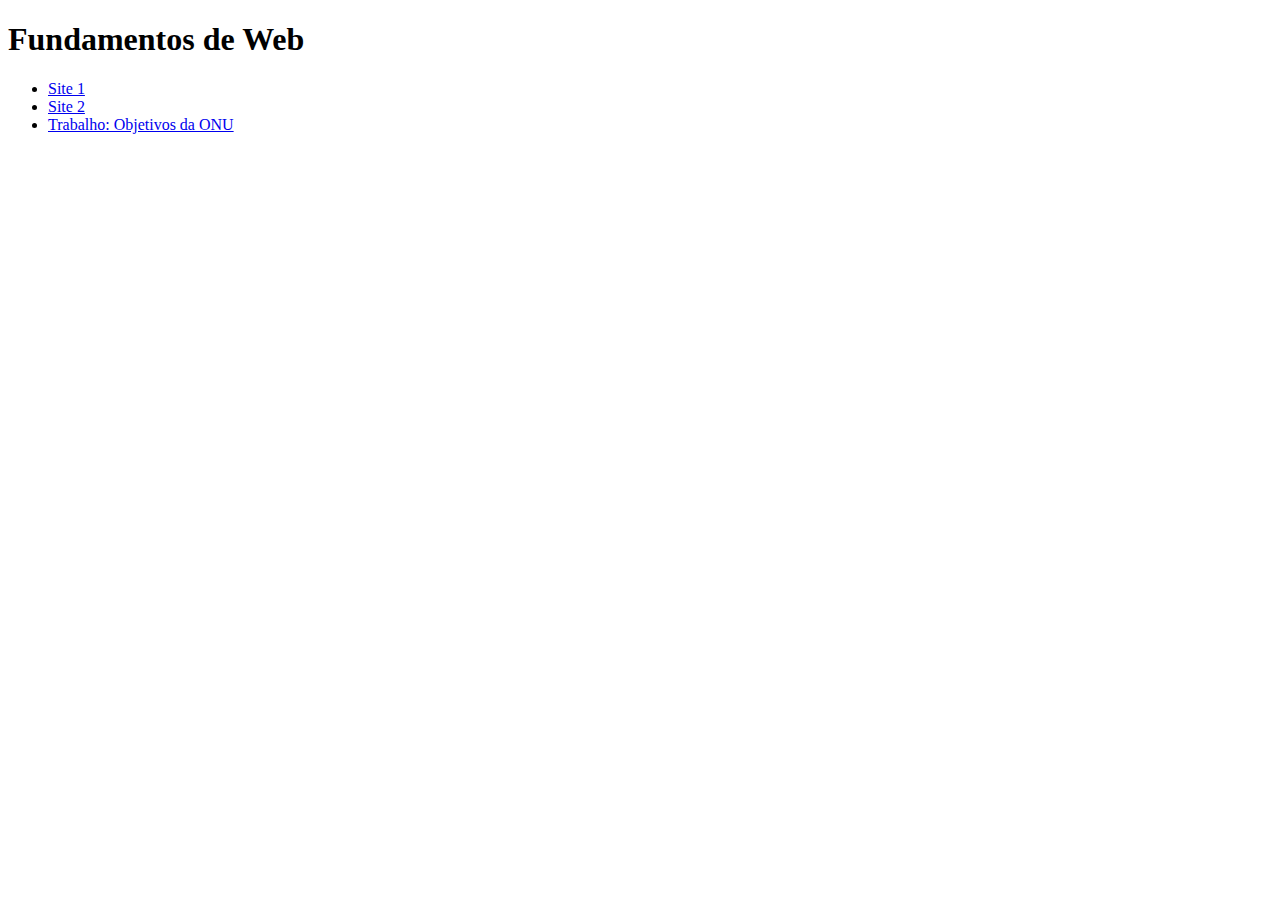
<file: index.html>
<!DOCTYPE html>

<html>
   <header>
       <meta charset="utf-8">
   </header>

   <body>
       <h1>Fundamentos de Web</h1>
       <ul>
           <li><a href="site1/index.html">Site 1</a></li>
           <li><a href="site2/index.html">Site 2</a></li>
           <li><a href="trabalho/index.html">Trabalho: Objetivos da ONU</a></li>
       </ul>
	</body>
</html>
</file>
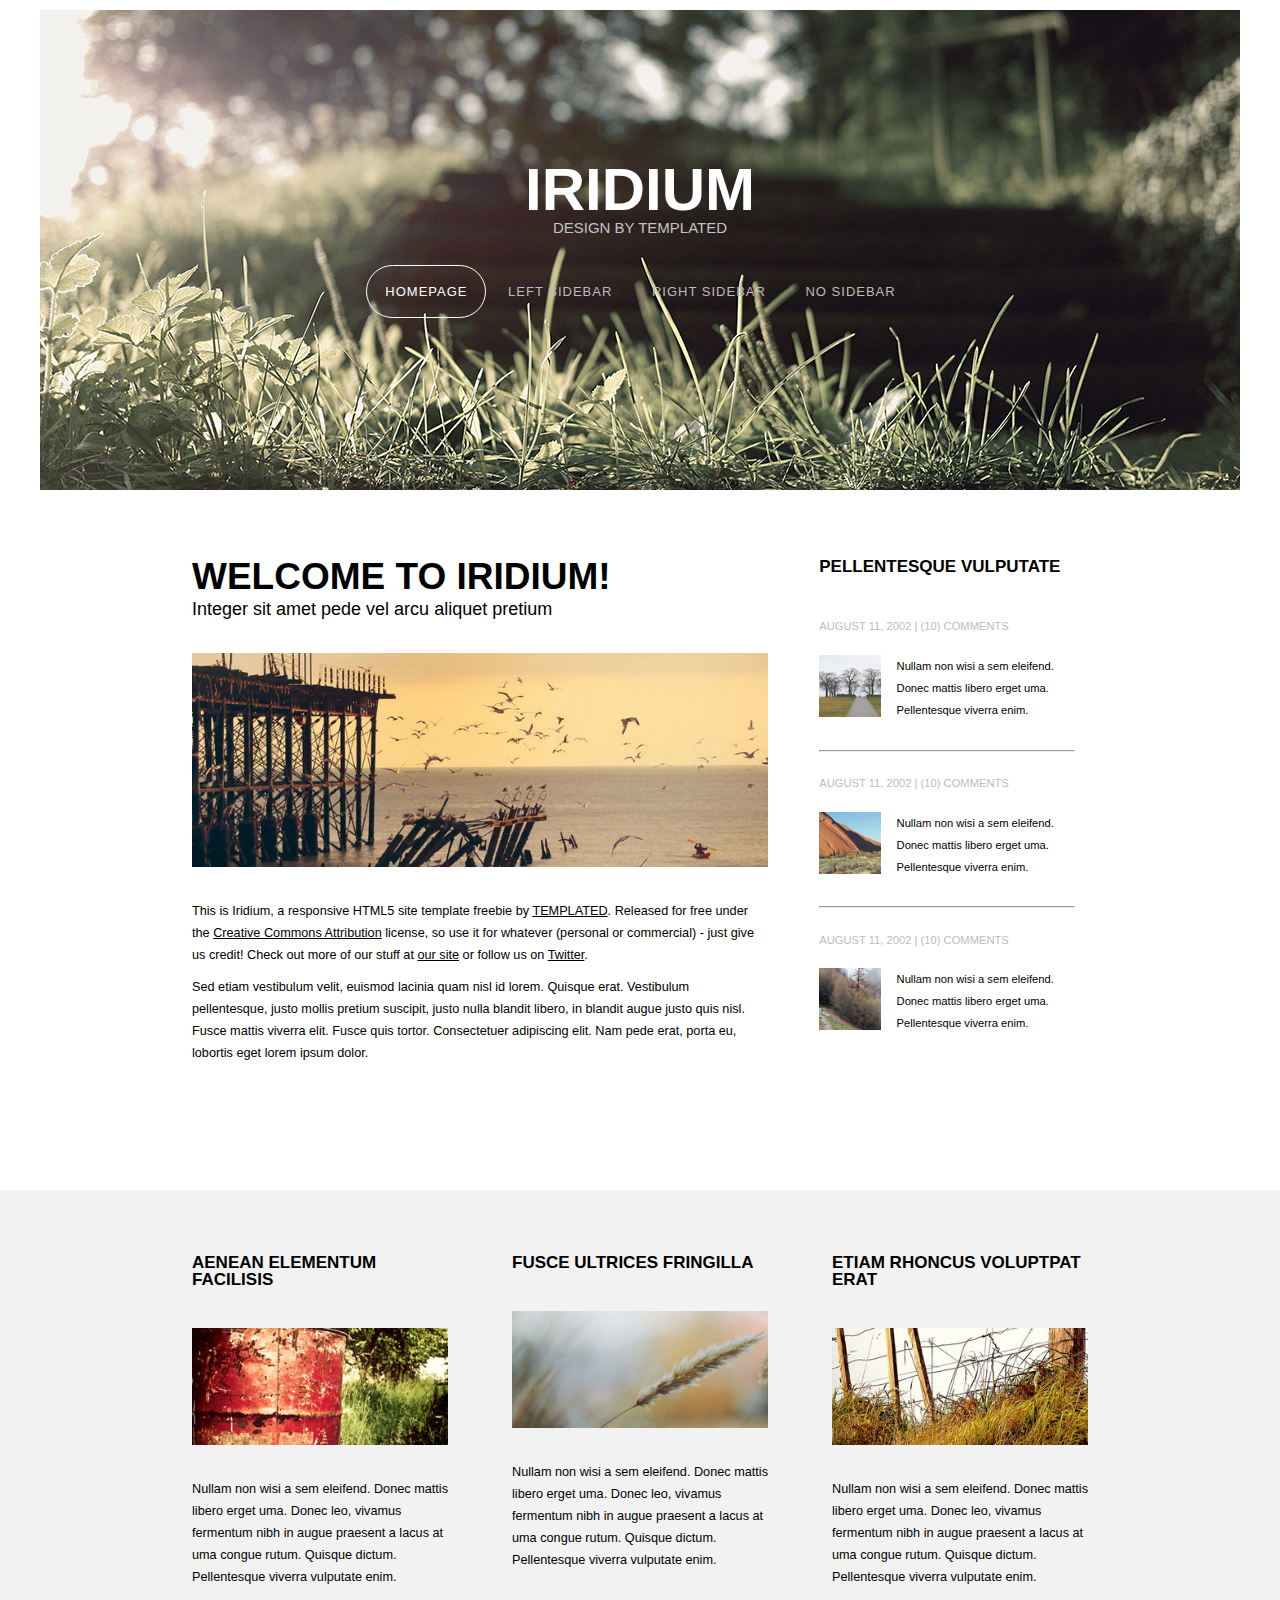
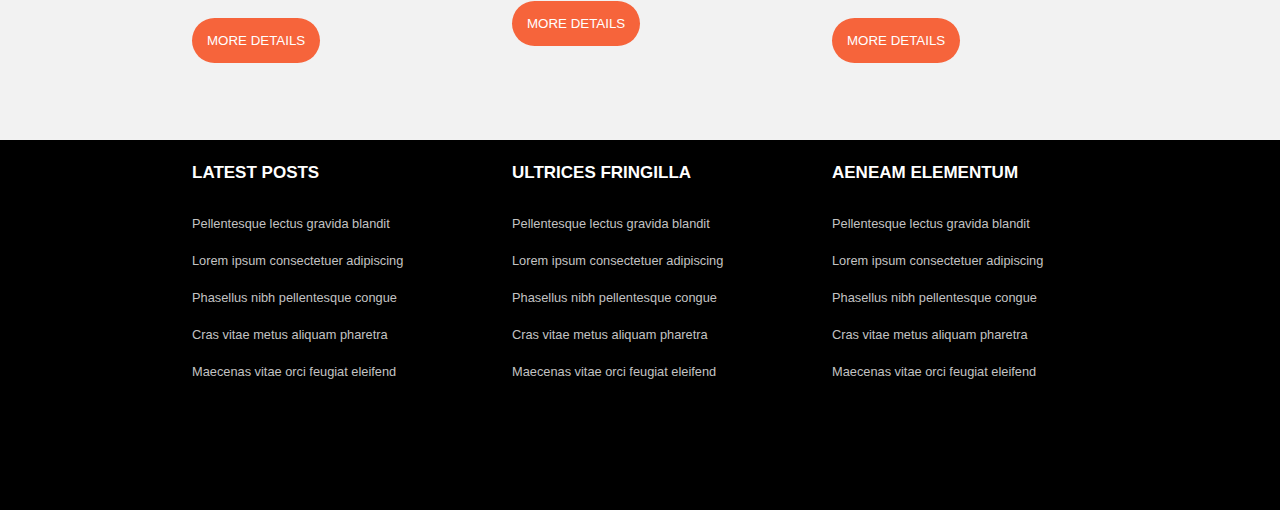
<file: site1/index.html>
<!DOCTYPE html>

<html>
	<head>
		<meta charset="utf-8">
		<link rel="stylesheet" type="text/css" href="./css/reset.css">
		<link rel="stylesheet" type="text/css" href="./css/estilo.css">
	</head>
	<body>
		<header>
			<div class="cabecalho">
				<h1>Iridium</h1>
				<h2>Design by templated</h2>
			</div>
			
			<nav class="menu">
				<ul>
					<li id="ativado"><a href="#" id="ativado2">Homepage</a></li>
					<li><a href="#">Left Sidebar</a></li>
					<li><a href="#">Right Sidebar</a></li>
					<li><a href="#">No Sidebar</a></li>
				</ul>
			</nav>
		</header>
		
		<div class="central">
			<div class="principal">
				<h3>Welcome To Iridium!</h3>
				<h4>Integer sit amet pede vel arcu aliquet pretium</h4>
				<img src="./img/pic07.jpg">
				<p>This is <b>Iridium</b>, a responsive HTML5 site template freebie by <u>TEMPLATED</u>. Released for free under the <u>Creative Commons Attribution</u> license, so use it for whatever (personal or commercial) - just give us credit! Check out more of our stuff at <u>our site</u> or follow us on <u>Twitter</u>.</p>
				<p>Sed etiam vestibulum velit, euismod lacinia quam nisl id lorem. Quisque erat. Vestibulum pellentesque, justo mollis pretium suscipit, justo nulla blandit libero, in blandit augue justo quis nisl. Fusce mattis viverra elit. Fusce quis tortor. Consectetuer adipiscing elit. Nam pede erat, porta eu, lobortis eget lorem ipsum dolor.</p>
			</div>
			<div class="lateral">
				<h5>Pellentesque vulputate</h5>
				<div>
					<p class="data-lateral">August 11, 2002 | (10) comments</p>
					<img src="./img/pic04.jpg">
					<p class="corpo-lateral">Nullam non wisi a sem eleifend. Donec mattis libero erget uma. Pellentesque viverra enim.</p>
				</div>
				<hr>
				<div>
					<p class="data-lateral">August 11, 2002 | (10) comments</p>
					<img src="./img/pic05.jpg">
					<p class="corpo-lateral">Nullam non wisi a sem eleifend. Donec mattis libero erget uma. Pellentesque viverra enim.</p>
				</div>
				<hr>
				<div>
					<p class="data-lateral">August 11, 2002 | (10) comments</p>
					<img src="./img/pic06.jpg">
					<p class="corpo-lateral">Nullam non wisi a sem eleifend. Donec mattis libero erget uma. Pellentesque viverra enim.</p>
				</div>
			</div>
		</div>
		<div class="mais">
			<div class="postagens">
				<h5>Aenean elementum facilisis</h5>
				<img src="./img/pic01.jpg">
				<p>Nullam non wisi a sem eleifend. Donec mattis libero erget uma. Donec leo, vivamus fermentum nibh in augue praesent a lacus at uma congue rutum. Quisque dictum. Pellentesque viverra vulputate enim.</p>
				<button>More details</button>
			</div>
			<div class="postagens">
				<h5>Fusce ultrices fringilla</h5>
				<img src="./img/pic02.jpg">
				<p>Nullam non wisi a sem eleifend. Donec mattis libero erget uma. Donec leo, vivamus fermentum nibh in augue praesent a lacus at uma congue rutum. Quisque dictum. Pellentesque viverra vulputate enim.</p>
				<button>More details</button>
			</div>
			<div class="postagens">
				<h5>Etiam rhoncus voluptpat erat</h5>
				<img src="./img/pic03.jpg">
				<p>Nullam non wisi a sem eleifend. Donec mattis libero erget uma. Donec leo, vivamus fermentum nibh in augue praesent a lacus at uma congue rutum. Quisque dictum. Pellentesque viverra vulputate enim.</p>
				<button>More details</button>
			</div>
		</div>
		<footer>
			<div class="informacoes">
				<h5>Latest posts</h5>
				<p>Pellentesque lectus gravida blandit</p>
				<p>Lorem ipsum consectetuer adipiscing</p>
				<p>Phasellus nibh pellentesque congue</p>
				<p>Cras vitae metus aliquam pharetra</p>
				<p>Maecenas vitae orci feugiat eleifend</p>
			</div>
			<div class="informacoes">
				<h5>Ultrices fringilla</h5>
				<p>Pellentesque lectus gravida blandit</p>
				<p>Lorem ipsum consectetuer adipiscing</p>
				<p>Phasellus nibh pellentesque congue</p>
				<p>Cras vitae metus aliquam pharetra</p>
				<p>Maecenas vitae orci feugiat eleifend</p>
			</div>
			<div class="informacoes">
				<h5>Aeneam elementum</h5>
				<p>Pellentesque lectus gravida blandit</p>
				<p>Lorem ipsum consectetuer adipiscing</p>
				<p>Phasellus nibh pellentesque congue</p>
				<p>Cras vitae metus aliquam pharetra</p>
				<p>Maecenas vitae orci feugiat eleifend</p>
			</div>
		</footer>
	</body>
</html>
</file>
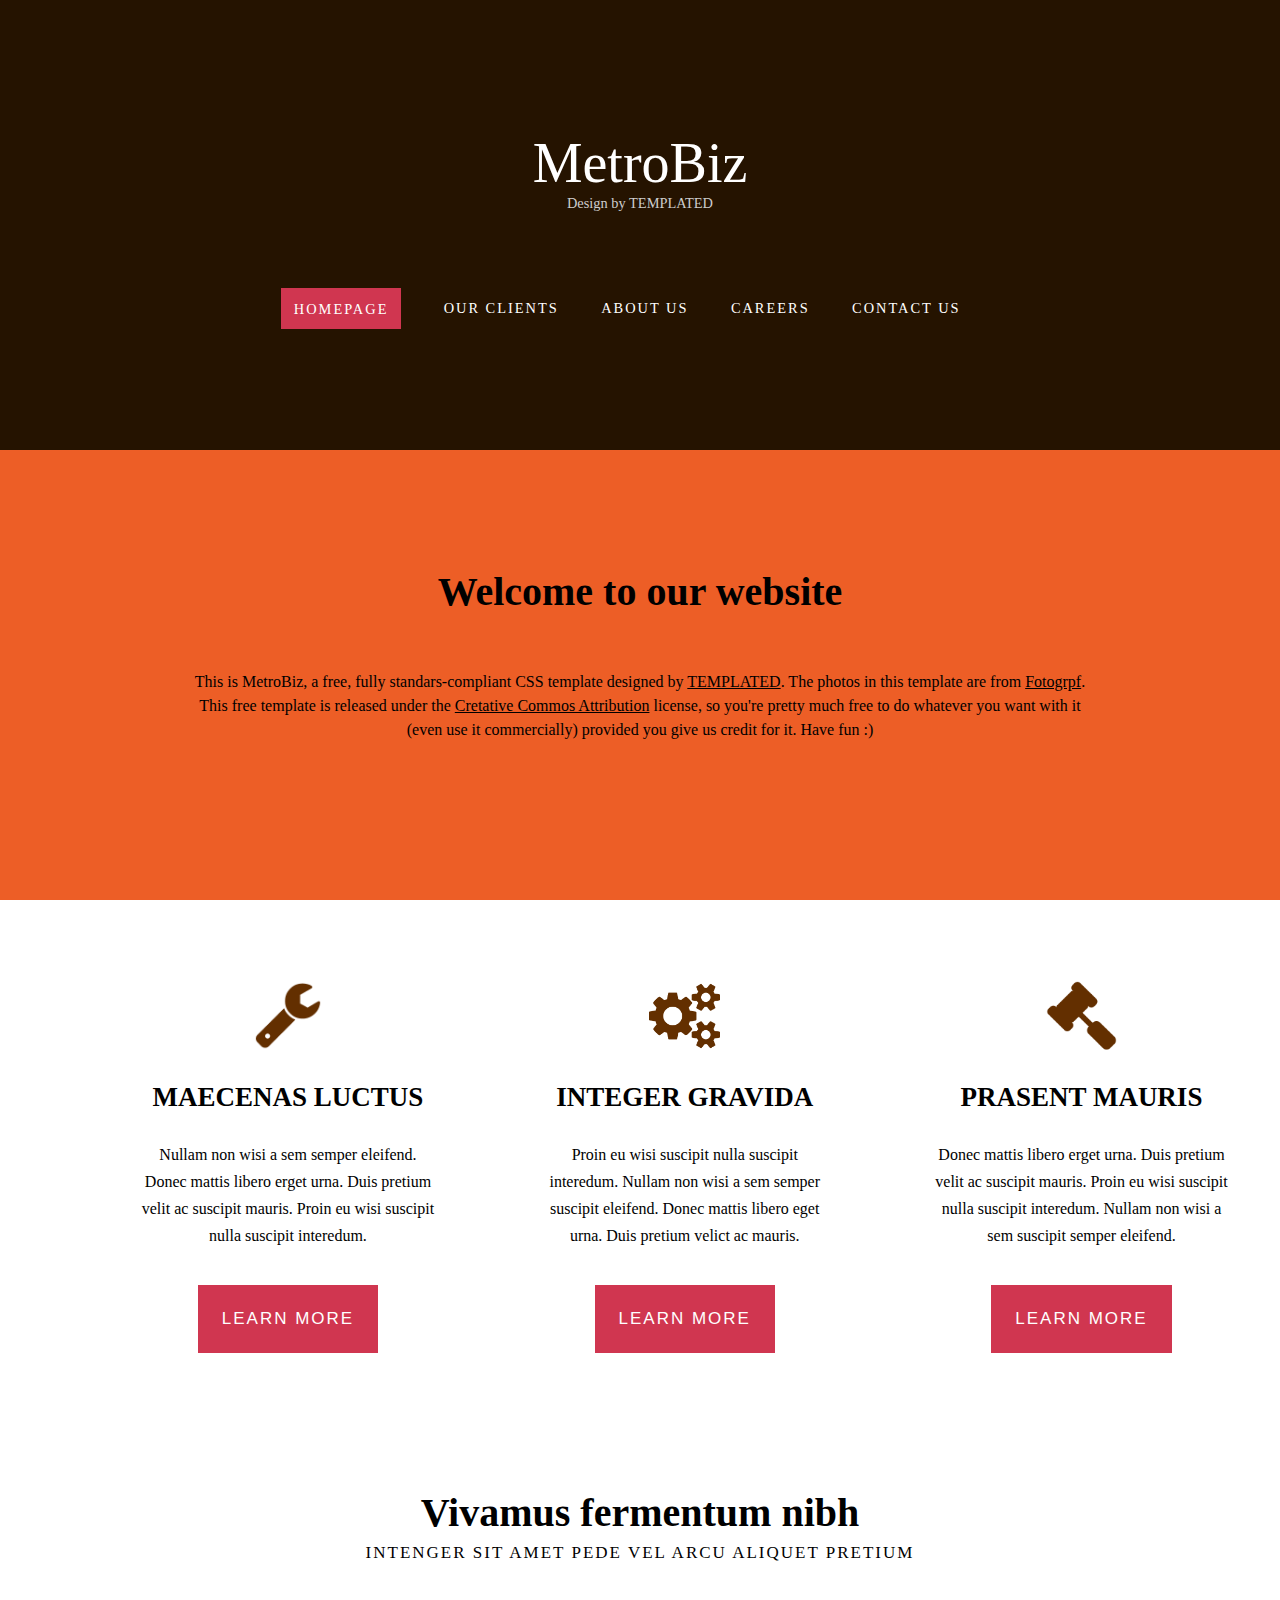
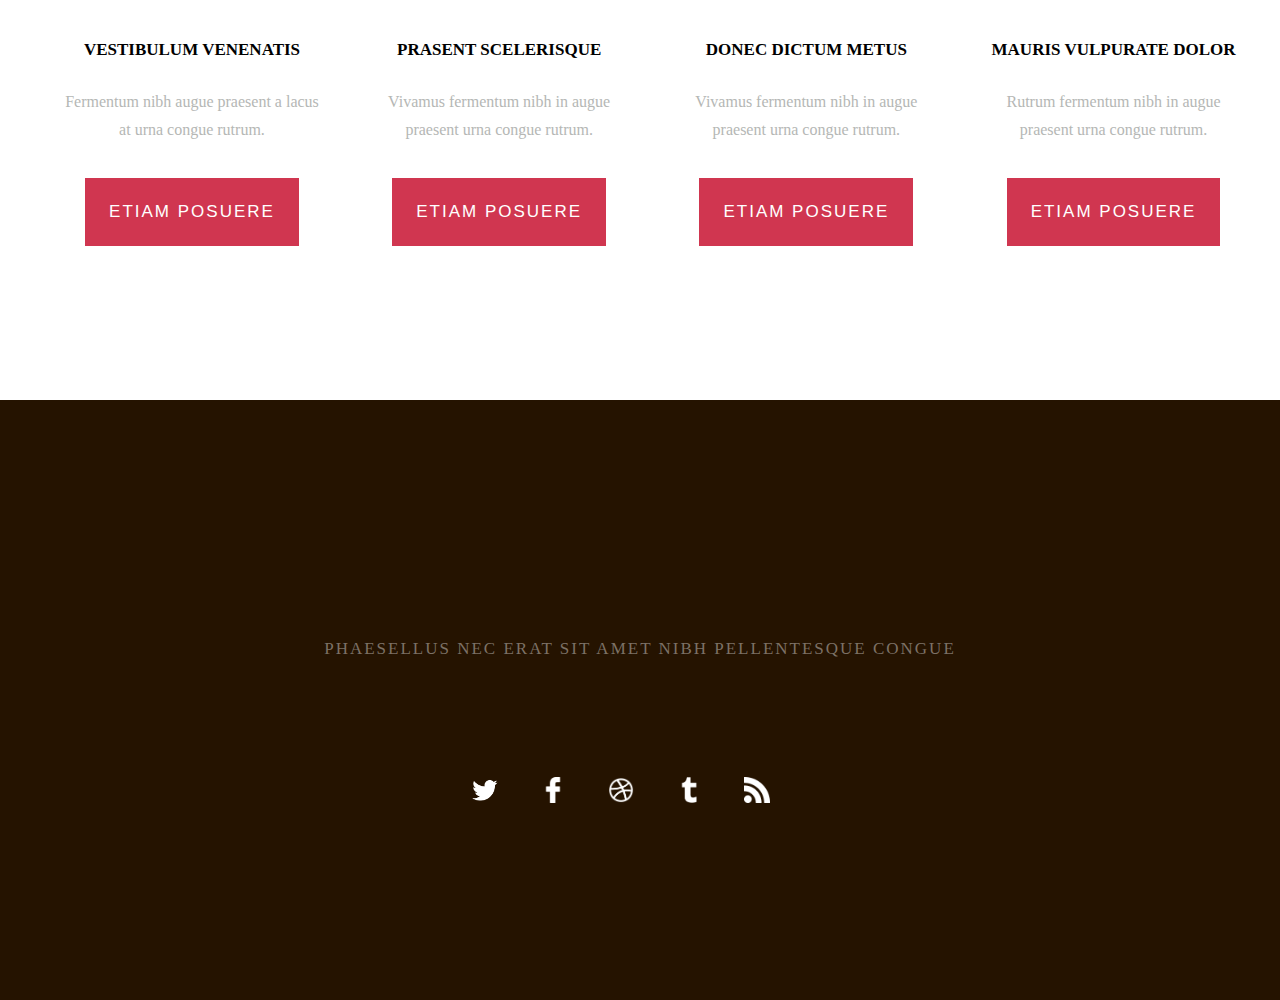
<file: site2/index.html>
<!DOCTYPE html>

<html>
	<head>
		<meta charset="utf-8">
		<link rel="stylesheet" type="text/css" href="./css/reset.css">
		<link rel="stylesheet" type="text/css" href="./css/estilo.css">
	</head>
	<body>
		<header>
			<div class="cabecalho">
				<h1>MetroBiz</h1>
				<h5>Design by TEMPLATED</h5>
			</div>
			
			<nav class="menu">
				<ul>
					<li><a href="#" id="ativado">Homepage</a></li>
					<li><a href="#">Our clients</a></li>
					<li><a href="#">About us</a></li>
					<li><a href="#">Careers</a></li>
					<li><a href="#">Contact us</a></li>
				</ul>
			</nav>
		</header>
		
		<div class="bem-vindo">
			<h2>Welcome to our website</h2>
			<p>This is <b>MetroBiz</b>, a free, fully standars-compliant CSS template designed by <u>TEMPLATED</u>. The photos in this template are from <u>Fotogrpf</u>. This free template is released under the <u>Cretative Commos Attribution</u> license, so you're pretty much free to do whatever you want with it (even use it commercially) provided you give us credit for it. Have fun :)</p>
		</div>
		<div class="mais">
			<div class="learn-more">
				<img src="./img/chave.png">
				<h3>Maecenas luctus</h3>
				<p>Nullam non wisi a sem semper eleifend. Donec mattis libero erget urna. Duis pretium velit ac suscipit mauris. Proin eu wisi suscipit nulla suscipit interedum.</p>
				<button>Learn more</button>
			</div>
			<div class="learn-more">
				<img src="./img/engrenagem.png">
				<h3>Integer gravida</h3>
				<p>Proin eu wisi suscipit nulla suscipit interedum. Nullam non wisi a sem semper suscipit eleifend. Donec mattis libero eget urna. Duis pretium velict ac mauris.</p>
				<button>Learn more</button>
			</div>
			<div class="learn-more">
				<img src="./img/martelo.png">
				<h3>Prasent mauris</h3>
				<p>Donec mattis libero erget urna. Duis pretium velit ac suscipit mauris. Proin eu wisi suscipit nulla suscipit interedum. Nullam non wisi a sem suscipit semper eleifend.</p>
				<button>Learn more</button>
			</div>
		</div>
		<div class="vivamus">
			<h2>Vivamus fermentum nibh</h2>
			<h4>Intenger sit amet pede vel arcu aliquet pretium</h4>
			<div class="etiam">
				<h5>Vestibulum venenatis</h5>
				<p>Fermentum nibh augue praesent a lacus at urna congue rutrum.</p>
				<button>Etiam posuere</button>
			</div>
			<div class="etiam">
				<h5>Prasent scelerisque</h5>
				<p>Vivamus fermentum nibh in augue praesent urna congue rutrum.</p>
				<button>Etiam posuere</button>
			</div>
			<div class="etiam">
				<h5>Donec Dictum Metus</h5>
				<p>Vivamus fermentum nibh in augue praesent urna congue rutrum.</p>
				<button>Etiam posuere</button>
			</div>
			<div class="etiam">
				<h5>Mauris vulpurate dolor</h5>
				<p>Rutrum fermentum nibh in augue praesent urna congue rutrum.</p>
				<button>Etiam posuere</button>
			</div>
		</div>
		
		<footer>
			<h4>Phaesellus nec erat sit amet nibh pellentesque congue</h4>
			<nav class="redes-sociais">
				<ul>
					<li><a href="#"><img src="./img/twitter.png"></a></li>
					<li><a href="#"><img src="./img/facebook.png"></a></li>
					<li><a href="#"><img src="./img/dribbble.png"></a></li>
					<li><a href="#"><img src="./img/tumblr.png"></a></li>
					<li><a href="#"><img src="./img/rss.png"></a></li>
				</ul>
			</nav>
		</footer>
	</body>
</html>
</file>
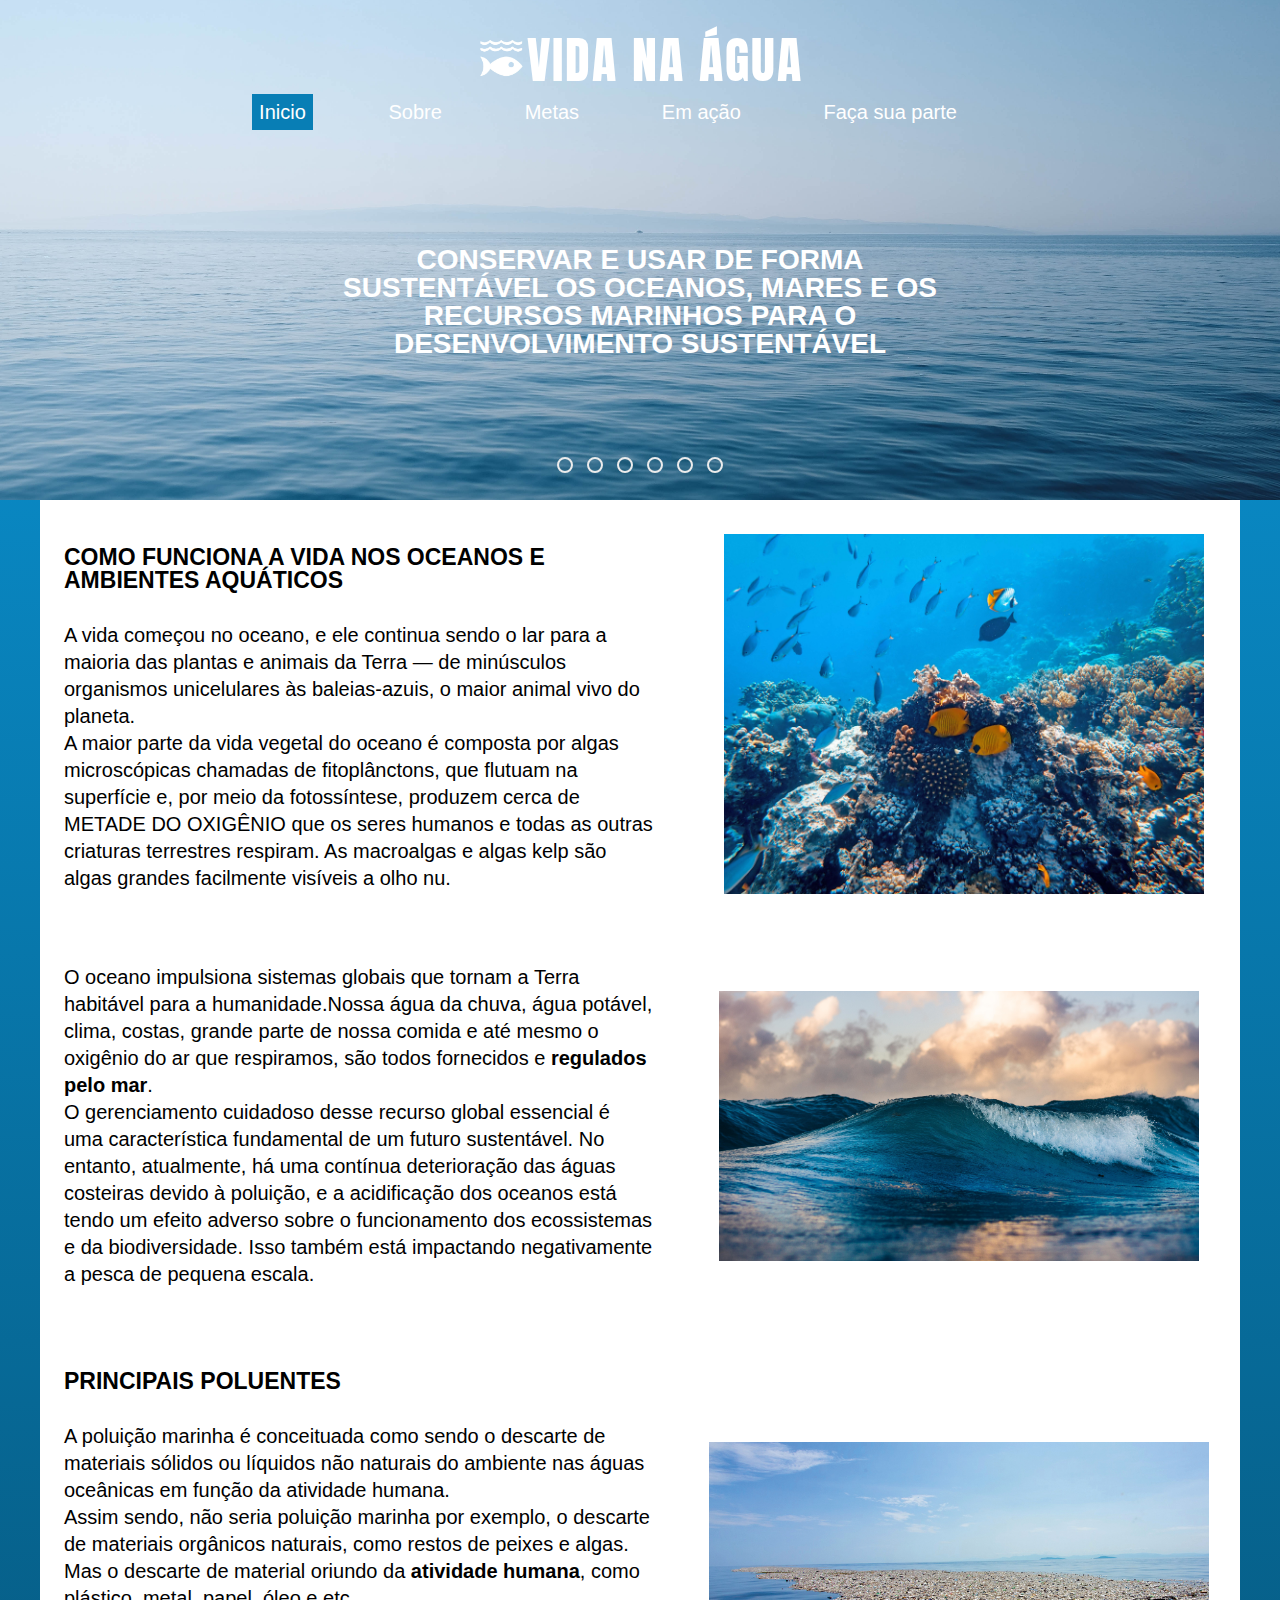
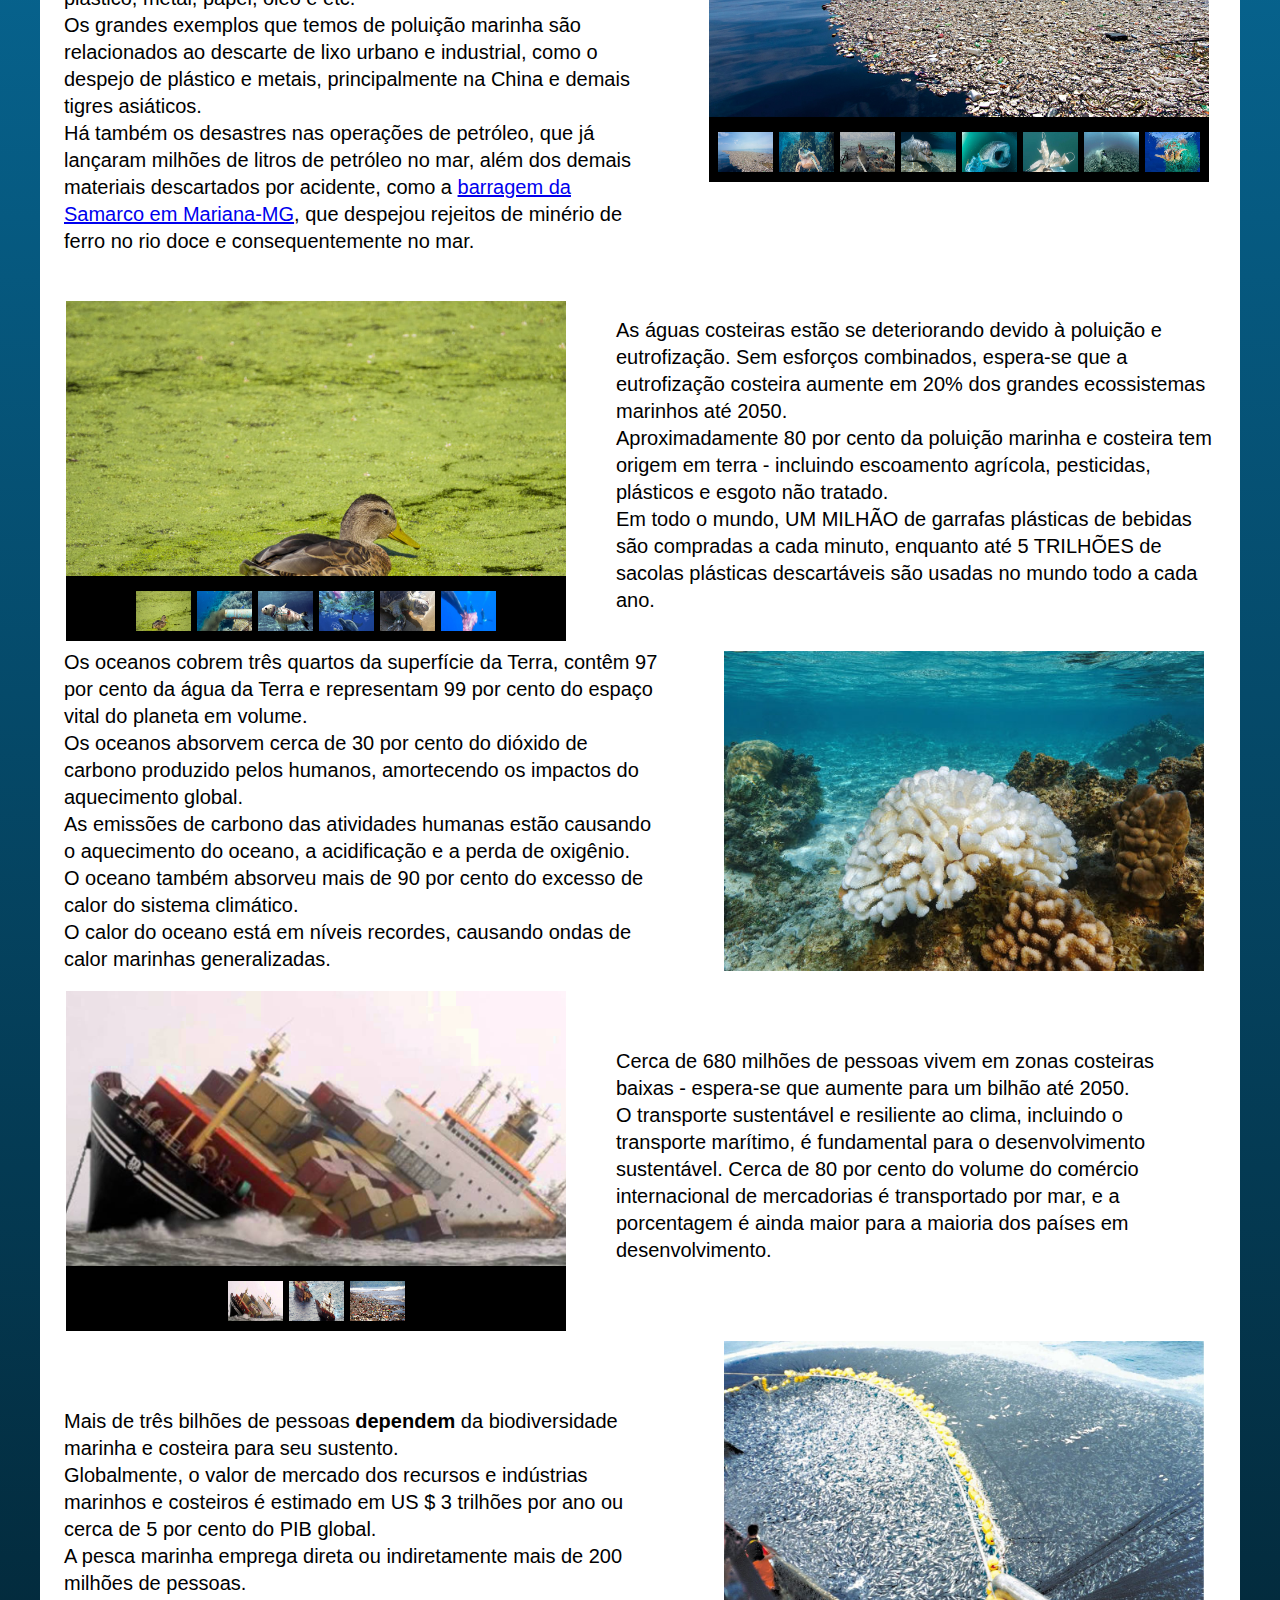
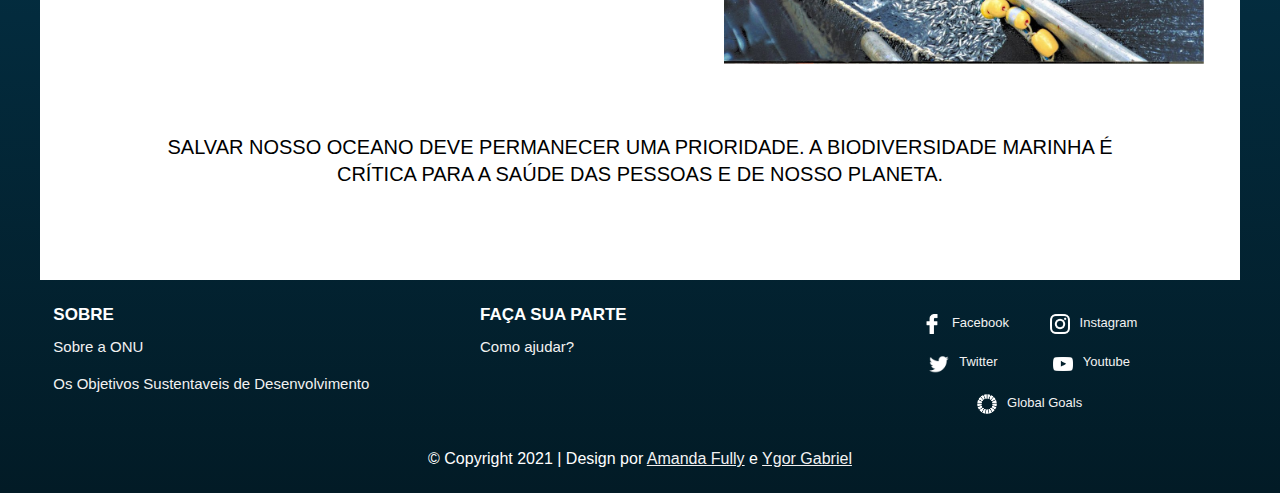
<file: trabalho/index.html>
<!DOCTYPE html>

<html>
	<head>
		<meta charset="utf-8">
		<title>Vida na Água</title>
		<link rel="stylesheet" type="text/css" href="./css/reset.css">
		<link rel="stylesheet" type="text/css" href="./css/estilos.css">
		<link rel="stylesheet" type="text/css" href="./css/inicio.css">
		<script type="text/javascript" src="./js/jquery.min.js"></script>
		<script type="text/javascript" src="./js/script.js"></script>
	</head>
	<body>
		<header class="cabecalho-inicio">
			
			<div class="slideshow_cabecalho">
				<div class="slide_cabecalho">
					<input type="radio" name="a" id="a1" checked onclick="contador = 1">
					<input type="radio" name="a" id="a2" onclick="contador = 2">
					<input type="radio" name="a" id="a3" onclick="contador = 3">
					<input type="radio" name="a" id="a4" onclick="contador = 4">
					<input type="radio" name="a" id="a5" onclick="contador = 5">
					<input type="radio" name="a" id="a6" onclick="contador = 6">
					
					<div class="item i1">
						<img src="./img/cabecalho_1.jpg">
					</div>
					<div class="item">
						<img src="./img/cabecalho_2.jpg">
					</div>
					<div class="item">
						<img src="./img/cabecalho_3.jpg">
					</div>
					<div class="item">
						<img src="./img/cabecalho_4.jpg">
					</div>
					<div class="item">
						<img src="./img/cabecalho_5.jpg">
					</div>
					<div class="item">
						<img src="./img/cabecalho_6.jpg">
					</div>
				</div>
				
				<div class="navegacao">
					<label for="a1" class="barra"></label>
					<label for="a2" class="barra"></label>
					<label for="a3" class="barra"></label>
					<label for="a4" class="barra"></label>
					<label for="a5" class="barra"></label>
					<label for="a6" class="barra"></label>
				</div>
			</div>
			
			<div class="cabecalho_menu">
			<h1><a href="index.html"><img id="logo" src="./img/peixe.png">Vida na água</a></h1>
			
			<input type="checkbox" id="check">
			<label id="icone" for="check"><img src="./img/menu_mobile.png"></label>
			
			<div class="barra_menu">
				<nav class="menu">
					<ul>
						<li><a id="ativado" href="index.html">Inicio</a></li>
						<li><a href="sobre.html">Sobre</a></li>
						<li><a href="metas.html">Metas</a></li>
						<li><a href="em-acao.html">Em ação</a></li>
						<li><a href="faca-sua-parte.html">Faça sua parte</a></li>
					</ul>
				</nav>
			</div>
			</div>
			
			<h2>Conservar e usar de forma sustentável os oceanos, mares e os recursos marinhos para o desenvolvimento sustentável</h2>
		</header>
		
		<div class="modal m1">
			<div class="modal_content">
				<div class="modal_item">
					<img src="./img/imagem_3_1.jpg" class="modal_img">
				</div>
				<div class="modal_item">
					<img src="./img/imagem_3_2.jpg" class="modal_img">
				</div>
				<div class="modal_item">
					<img src="./img/imagem_3_3.jpg" class="modal_img">
				</div>
				<div class="modal_item">
					<img src="./img/imagem_3_4.jpg" class="modal_img">
				</div>
				<div class="modal_item">
					<img src="./img/imagem_3_5.jpg" class="modal_img">
				</div>
				<div class="modal_item">
					<img src="./img/imagem_3_6.jpg" class="modal_img">
				</div>
				<div class="modal_item">
					<img src="./img/imagem_3_7.jpg" class="modal_img">
				</div>
				<div class="modal_item">
					<img src="./img/imagem_3_8.jpg" class="modal_img">
				</div>
			</div>
			<span class="bt_close">&times;</span>
			<a class="bt_ant" style="display: none"><img src="./img/botao_voltar.png"></a>
			<a class="bt_prox"><img src="./img/botao_avancar.png"></a>
		</div>
			
		<div class="modal m2">
			<div class="modal_content">
				<div class="modal_item">
					<img src="./img/imagem_4_1.jpeg" class="modal_img">
				</div>
				<div class="modal_item">
					<img src="./img/imagem_4_2.jpg" class="modal_img">
				</div>
				<div class="modal_item">
					<img src="./img/imagem_4_3.jpg" class="modal_img">
				</div>
				<div class="modal_item">
					<img src="./img/imagem_4_4.jpg" class="modal_img">
				</div>
				<div class="modal_item">
					<img src="./img/imagem_4_5.jpg" class="modal_img">
				</div>
				<div class="modal_item">
					<img src="./img/imagem_4_6.jpg" class="modal_img">
				</div>
			</div>
			<span class="bt_close">&times;</span>
			<a class="bt_ant" style="display: none"><img src="./img/botao_voltar.png"></a>
			<a class="bt_prox"><img src="./img/botao_avancar.png"></a>
		</div>	
		<div class="modal m3">
			<div class="modal_content">
				<div class="modal_item">
					<img src="./img/imagem_6_1.jpg" class="modal_img">
				</div>
				<div class="modal_item">
					<img src="./img/imagem_6_2.jpg" class="modal_img">
				</div>
				<div class="modal_item">
					<img src="./img/imagem_6_3.jpg" class="modal_img">
				</div>
			</div>
			<span class="bt_close">&times;</span>
			<a class="bt_ant" style="display: none"><img src="./img/botao_voltar.png"></a>
			<a class="bt_prox"><img src="./img/botao_avancar.png"></a>
		</div>
		
		<div class="corpo">
		
			<div class="conteudo">
				<h3>Como funciona a vida nos oceanos e ambientes aquáticos</h3>
				<p>A vida começou no oceano, e ele continua sendo o lar para a maioria das plantas e animais da Terra — de minúsculos organismos unicelulares às baleias-azuis,
				o maior animal vivo do planeta.</p>

				<p>A maior parte da vida vegetal do oceano é composta por algas microscópicas chamadas de fitoplânctons, que flutuam na superfície e, por meio da fotossíntese, produzem cerca de <span class="destaque">metade do oxigênio</span> que os seres humanos e todas as outras criaturas terrestres respiram. 
				As macroalgas e algas kelp são algas grandes facilmente visíveis a olho nu.</p>
			</div>
			<img src="./img/imagem_1.jpg">
			
			<div  class="conteudo">
				<p>O oceano impulsiona sistemas globais que tornam a Terra habitável para a humanidade.Nossa água da chuva, água potável, clima, costas, grande parte de nossa comida
				e até mesmo o oxigênio do ar que respiramos, são todos fornecidos e <strong>regulados pelo mar</strong>.</p>
				<p>O gerenciamento cuidadoso desse recurso global essencial é uma característica fundamental de um futuro sustentável. No entanto, atualmente,
				há uma contínua deterioração das águas costeiras devido à poluição, e a acidificação dos oceanos está tendo um efeito adverso sobre o funcionamento dos ecossistemas e 
				da biodiversidade. Isso também está impactando negativamente a pesca de pequena escala.</p>
			</div>
			<img src="./img/imagem_2.jpg">
			
			<div class="conteudo"> 
				<h3>Principais poluentes</h3>
				<p>A poluição marinha é conceituada como sendo o descarte de materiais sólidos ou líquidos não naturais do ambiente nas águas oceânicas em função da atividade 
				humana.</p>
				
				<p>Assim sendo, não seria poluição marinha por exemplo, o descarte de materiais orgânicos naturais, como restos de peixes e algas. Mas o descarte de material oriundo 
				da <strong>atividade humana</strong>, como plástico, metal, papel, óleo e etc.</p>
				
				<p>Os grandes exemplos que temos de poluição marinha são relacionados ao descarte de lixo urbano e industrial, como o despejo de plástico e metais, principalmente 
				na China e demais tigres asiáticos.</p>
				
				<p>Há também os desastres nas operações de petróleo, que já lançaram milhões de litros de petróleo no mar, além dos demais materiais descartados por acidente, 
				como a <a href="https://g1.globo.com/mg/minas-gerais/noticia/2019/01/25/ha-3-anos-rompimento-de-barragem-de-mariana-causou-maior-desastre-ambiental-do-pais-e-matou-19-pessoas.ghtml" target="_blank">barragem da Samarco em Mariana-MG</a>, que despejou rejeitos de minério de ferro no rio doce e consequentemente no mar.</p>
			</div>
			
			<figure>
				<div class="slideshow">
					<div class="slide">
						<input type="radio" name="b" id="b1" checked>
						<input type="radio" name="b" id="b2">
						<input type="radio" name="b" id="b3">
						<input type="radio" name="b" id="b4">
						<input type="radio" name="b" id="b5">
						<input type="radio" name="b" id="b6">
						<input type="radio" name="b" id="b7">
						<input type="radio" name="b" id="b8">
						
						<div class="item i1">
							<img src="./img/imagem_3_1.jpg" class="small_img s1">
						</div>
						<div class="item">
							<img src="./img/imagem_3_2.jpg" class="small_img s1">
						</div>
						<div class="item">
							<img src="./img/imagem_3_3.jpg" class="small_img s1">
						</div>
						<div class="item">
							<img src="./img/imagem_3_4.jpg" class="small_img s1">
						</div>
						<div class="item">
							<img src="./img/imagem_3_5.jpg" class="small_img s1">
						</div>
						<div class="item">
							<img src="./img/imagem_3_6.jpg" class="small_img s1">
						</div>
						<div class="item">
							<img src="./img/imagem_3_7.jpg" class="small_img s1">
						</div>
						<div class="item">
							<img src="./img/imagem_3_8.jpg" class="small_img s1">
						</div>
					</div>
					
					<div class="navegacao">
						<label for="b1" class="barra"><img src="./img/imagem_3_1.jpg" class="miniatura"></label>
						<label for="b2" class="barra"><img src="./img/imagem_3_2.jpg" class="miniatura"></label>
						<label for="b3" class="barra"><img src="./img/imagem_3_3.jpg" class="miniatura"></label>
						<label for="b4" class="barra"><img src="./img/imagem_3_4.jpg" class="miniatura"></label>
						<label for="b5" class="barra"><img src="./img/imagem_3_5.jpg" class="miniatura"></label>
						<label for="b6" class="barra"><img src="./img/imagem_3_6.jpg" class="miniatura"></label>
						<label for="b7" class="barra"><img src="./img/imagem_3_7.jpg" class="miniatura"></label>
						<label for="b8" class="barra"><img src="./img/imagem_3_8.jpg" class="miniatura"></label>
					</div>
				</div>
				<figcaption>Clique na imagem para visualização em tela cheia</figcaption>
			</figure>
			
			<figure>
				<div class="slideshow">
					<div class="slide">
						<input type="radio" name="c" id="c1" checked>
						<input type="radio" name="c" id="c2">
						<input type="radio" name="c" id="c3">
						<input type="radio" name="c" id="c4">
						<input type="radio" name="c" id="c5">
						<input type="radio" name="c" id="c6">
		
						<div class="item i1">
							<img src="./img/imagem_4_1.jpeg" class="small_img s2">
						</div>
						<div class="item">
							<img src="./img/imagem_4_2.jpg" class="small_img s2">
						</div>
						<div class="item">
							<img src="./img/imagem_4_3.jpg" class="small_img s2">
						</div>
						<div class="item">
							<img src="./img/imagem_4_4.jpg" class="small_img s2">
						</div>
						<div class="item">
							<img src="./img/imagem_4_5.jpg" class="small_img s2">
						</div>
						<div class="item">
							<img src="./img/imagem_4_6.jpg" class="small_img s2">
						</div>
					</div>
					
					<div class="navegacao">
						<label for="c1" class="barra"><img src="./img/imagem_4_1.jpeg" class="miniatura"></label>
						<label for="c2" class="barra"><img src="./img/imagem_4_2.jpg" class="miniatura"></label>
						<label for="c3" class="barra"><img src="./img/imagem_4_3.jpg" class="miniatura"></label>
						<label for="c4" class="barra"><img src="./img/imagem_4_4.jpg" class="miniatura"></label>
						<label for="c5" class="barra"><img src="./img/imagem_4_5.jpg" class="miniatura"></label>
						<label for="c6" class="barra"><img src="./img/imagem_4_6.jpg" class="miniatura"></label>
					</div>
				</div>
				<figcaption>Clique na imagem para visualização em tela cheia</figcaption>
			</figure>
			
			<div class="fatos">
				<ul>
					<li>As águas costeiras estão se deteriorando devido à poluição e eutrofização. Sem esforços combinados, espera-se que a eutrofização costeira aumente em 20% dos grandes ecossistemas marinhos até 2050.</li>
					<li>Aproximadamente 80 por cento da poluição marinha e costeira tem origem em terra - incluindo escoamento agrícola, pesticidas, plásticos e esgoto não tratado.</li>
					<li>Em todo o mundo, <span class="destaque">um milhão</span> de garrafas plásticas de bebidas são compradas a cada minuto, enquanto até 5 <span class="destaque">trilhões</span> de sacolas plásticas descartáveis são usadas no mundo todo a cada ano.</li>	
				</ul>
			</div>
			
			<div class="fatos">
				<ul>
					<li>Os oceanos cobrem três quartos da superfície da Terra, contêm 97 por cento da água da Terra e representam 99 por cento do espaço vital do planeta em volume.</li>
					<li>Os oceanos absorvem cerca de 30 por cento do dióxido de carbono produzido pelos humanos, amortecendo os impactos do aquecimento global.</li>
					<li>As emissões de carbono das atividades humanas estão causando o aquecimento do oceano, a acidificação e a perda de oxigênio.</li>
					<li>O oceano também absorveu mais de 90 por cento do excesso de calor do sistema climático.</li>
					<li>O calor do oceano está em níveis recordes, causando ondas de calor marinhas generalizadas.</li>
				</ul>
			</div>
			<img src="./img/imagem_5.jpg">
			
			<figure>
				<div class="slideshow">
					<div class="slide">
						<input type="radio" name="d" id="d1" checked>
						<input type="radio" name="d" id="d2">
						<input type="radio" name="d" id="d3">
		
						<div class="item i1">
							<img src="./img/imagem_6_1.jpg" class="small_img s3">
						</div>
						<div class="item">
							<img src="./img/imagem_6_2.jpg" class="small_img s3">
						</div>
						<div class="item">
							<img src="./img/imagem_6_3.jpg" class="small_img s3">
						</div>
					</div>
					
					<div class="navegacao">
						<label for="d1" class="barra"><img src="./img/imagem_6_1.jpg" class="miniatura"></label>
						<label for="d2" class="barra"><img src="./img/imagem_6_2.jpg" class="miniatura"></label>
						<label for="d3" class="barra"><img src="./img/imagem_6_3.jpg" class="miniatura"></label>
					</div>
				</div>
				<figcaption>Clique na imagem para visualização em tela cheia</figcaption>
			</figure>
			
			<div class="fatos">
				<ul>
					<li>Cerca de 680 milhões de pessoas vivem em zonas costeiras baixas - espera-se que aumente para um bilhão até 2050.</li>
					<li>O transporte sustentável e resiliente ao clima, incluindo o transporte marítimo, é fundamental para o desenvolvimento sustentável. Cerca de 80 por cento do volume do comércio internacional de mercadorias é transportado por mar, e a porcentagem é ainda maior para a maioria dos países em desenvolvimento.</li>
				</ul>
			</div>
			
			<div class="fatos">
				  <ul>
					<li>Mais de três bilhões de pessoas <strong>dependem</strong> da biodiversidade marinha e costeira para seu sustento.</li>
					<li>Globalmente, o valor de mercado dos recursos e indústrias marinhos e costeiros é estimado em US $ 3 trilhões por ano ou cerca de 5 por cento do PIB global.</li>
					<li>A pesca marinha emprega direta ou indiretamente mais de 200 milhões de pessoas.</li>
				</ul>
			</div>
			<img src="./img/imagem_7.jpg">
		
			<div id="final">
				<p class="destaque">Salvar nosso oceano deve permanecer uma prioridade. A biodiversidade marinha é crítica para a saúde das pessoas e de nosso planeta.</p>
			</div>
		</div>
		<footer>
			<div>
				<h4>Sobre</h4>
				<ul>
					<li><a href="sobre.html">Sobre a ONU</a></li>
					<li><a href="https://brasil.un.org/pt-br/sdgs">Os Objetivos Sustentaveis de Desenvolvimento</a></li>
				</ul>
			</div>
			
			<div>
				<h4>Faça sua parte</h4>
				<ul>
					<li><a href="faca-sua-parte.html">Como ajudar?</a></li>
				</ul>
			</div>
			
			<div>
				<ul class="redes_sociais">
					<a href="https://www.facebook.com/theglobalgoals" target="_blank"><img src="./img/logo_facebook.png" alt="logo do Facebook"><li>Facebook</li></a>
					<a href="https://www.instagram.com/TheGlobalGoals/" target="_blank"><img src="./img/logo_instagram.png" alt="logo do Instagram"><li>Instagram</li></a>
					<a href="https://twitter.com/TheGlobalGoals" target="_blank"><img src="./img/logo_twitter.png" alt="logo do Twitter"><li>Twitter</li></a>
					<a href="https://www.youtube.com/channel/UCRfuAYy7MesZmgOi1Ezy0ng" target="_blank"><img src="./img/logo_youtube.png" alt="logo do Youtube"><li>Youtube</li></a>
					<a href="https://www.globalgoals.org" target="_blank"><img src="./img/logo_obs.png" alt="logo do OSD"><li>Global Goals</li></a>
				</ul>
			</div>
			<span>© Copyright 2021 | Design por <a href="https://amandafully.github.io/" target="_blank">Amanda Fully</a> e <a href="https://ygorgabriel99.github.io/" target="_blank">Ygor Gabriel</a></span>
		</footer>
	</body>
</html>
</file>
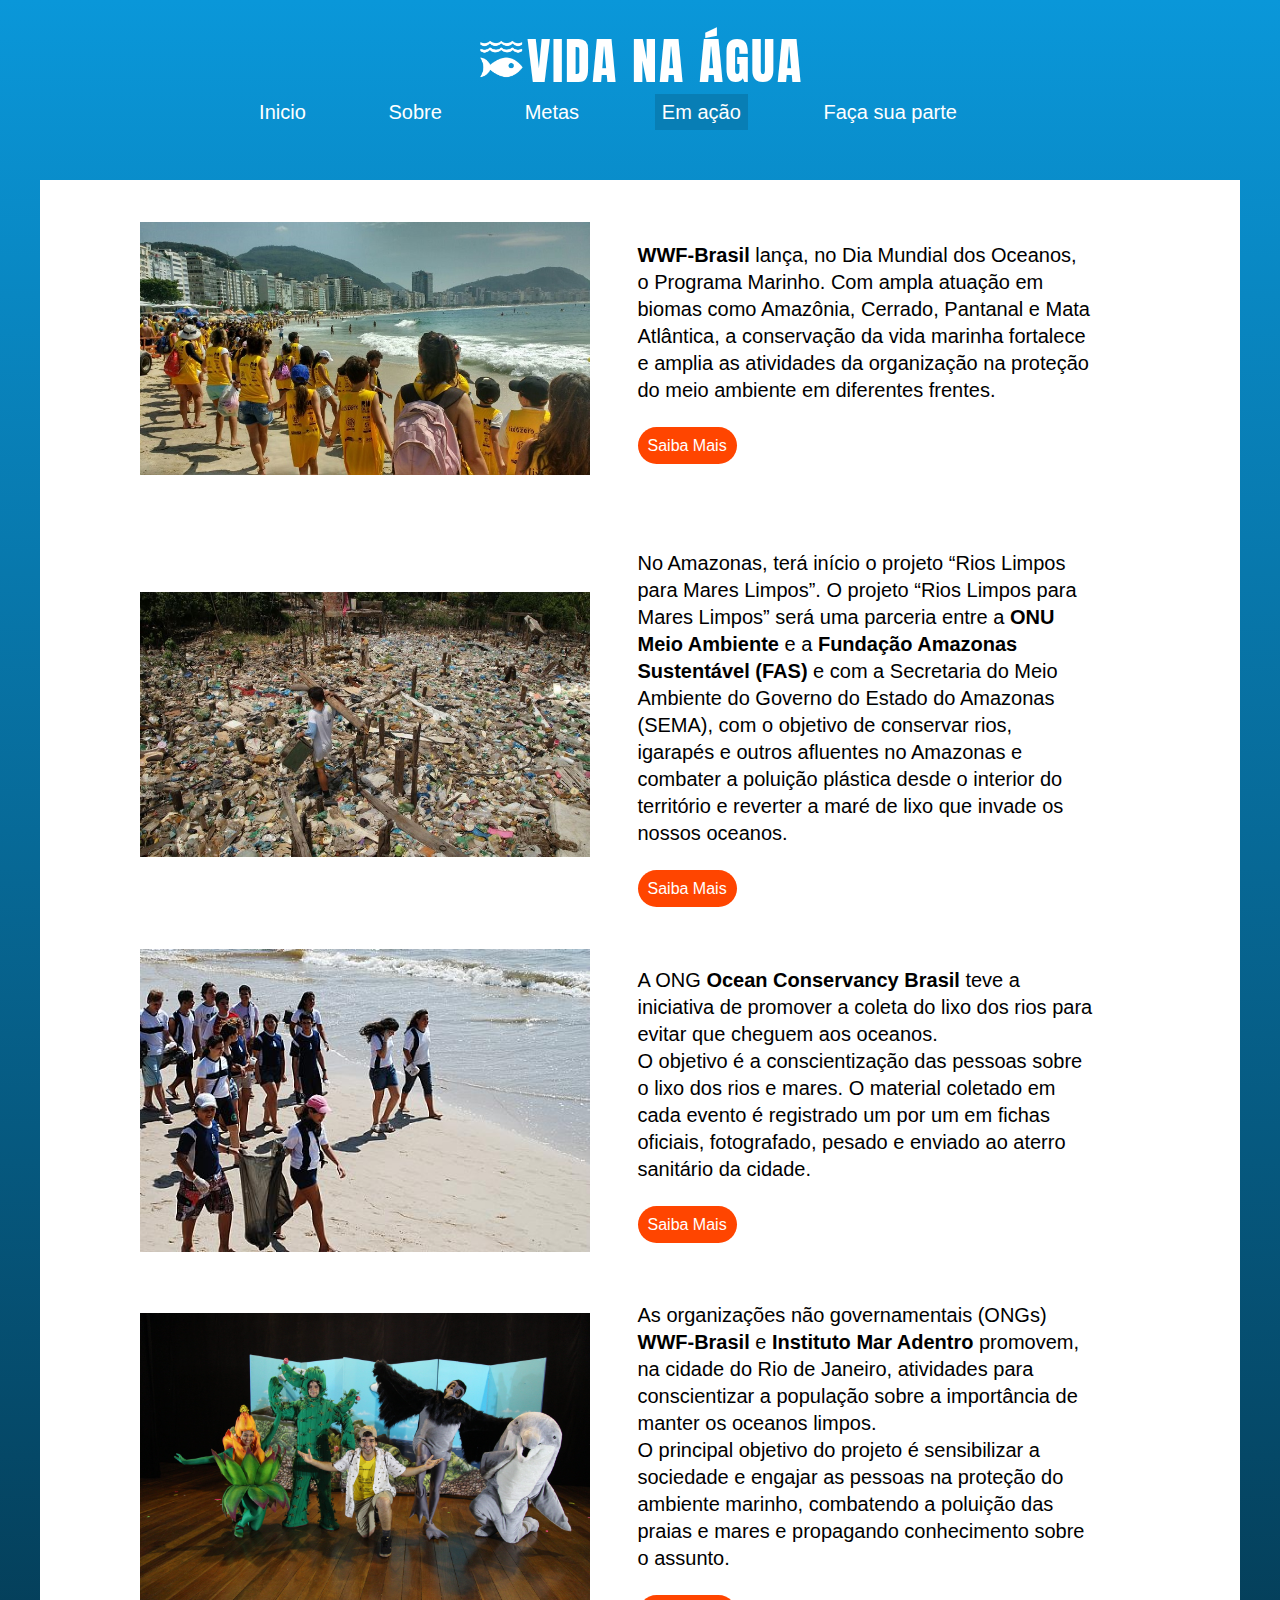
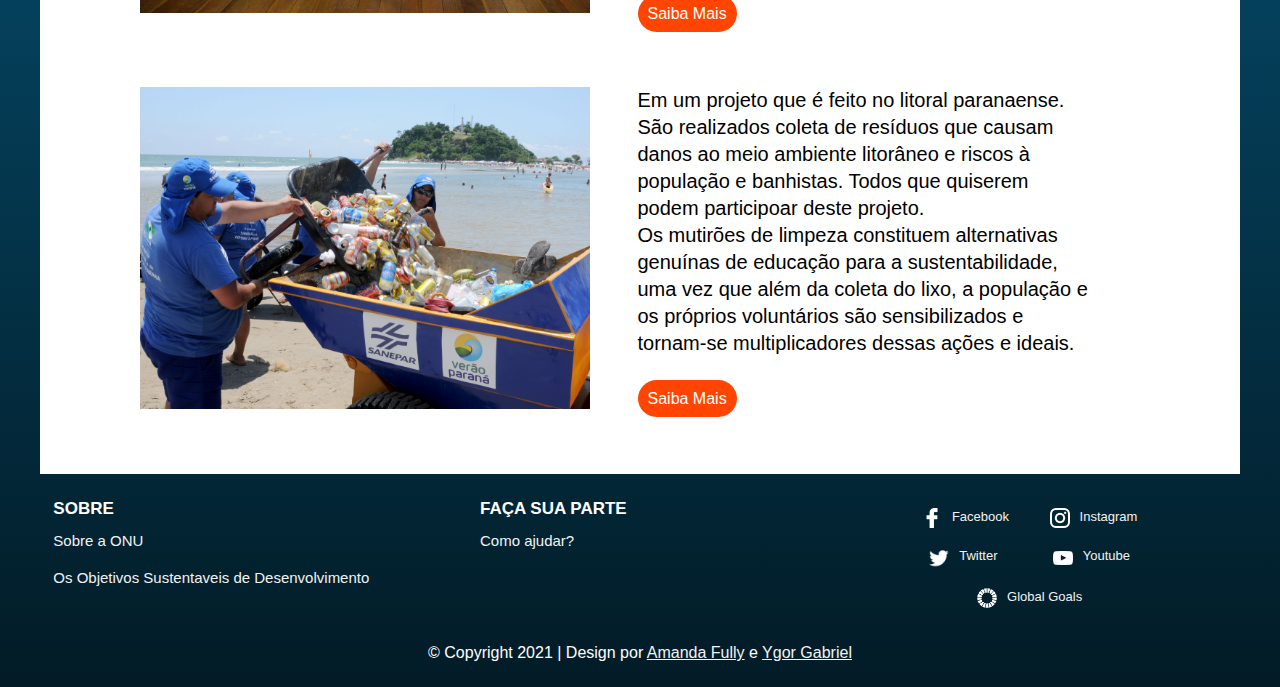
<file: trabalho/em-acao.html>
<!DOCTYPE html>

<html>
	<head>
		<meta charset="utf-8">
		<title>Vida na Água | Em Ação</title>
		<link rel="stylesheet" type="text/css" href="./css/reset.css">
		<link rel="stylesheet" type="text/css" href="./css/estilos.css">
		<link rel="stylesheet" type="text/css" href="./css/em-acao.css">
	</head>
	<body>
		<header>
			<h1><a href="index.html"><img id="logo" src="./img/peixe.png">Vida na água</a></h1>
			
			<input type="checkbox" id="check">
			<label id="icone" for="check"><img src="./img/menu_mobile.png"></label>
			
			<div class="barra_menu">
				<nav class="menu">
					<ul>
						<li><a href="index.html">Inicio</a></li>
						<li><a href="sobre.html">Sobre</a></li>
						<li><a href="metas.html">Metas</a></li>
						<li><a id="ativado" href="em-acao.html">Em ação</a></li>
						<li><a href="faca-sua-parte.html">Faça sua parte</a></li>
					</ul>
				</nav>
			</div>
		</header>
		
		<div class="corpo">
			<div class="conteudo">
				<a href="https://www.wwf.org.br/natureza_brasileira/reducao_de_impactos2/programa_marinho/" target="_blank"><img src="./img/em_acao_1.jpg" alt="ação na praia"></a>
				<p><strong>WWF-Brasil</strong> lança, no Dia Mundial dos Oceanos, o Programa Marinho. Com ampla atuação em biomas como Amazônia, Cerrado, Pantanal e Mata Atlântica, a conservação da vida marinha fortalece e amplia as atividades da organização na proteção do meio ambiente em diferentes frentes.
				<br><br><a class="saiba_mais" href="https://www.wwf.org.br/natureza_brasileira/reducao_de_impactos2/programa_marinho/" target="_blank">Saiba Mais</a></p>
				
			</div>
			<div class="conteudo">
				<a href="https://www.ecoamazonia.org.br/2018/06/onu-meio-ambiente-lanca-iniciativa-rios-limpos-mares-limpos-amazonas/" target="_blank"><img src="./img/em_acao_2.jpg"></a>
				<p>No Amazonas, terá início o projeto “Rios Limpos para Mares Limpos”. O projeto “Rios Limpos para Mares Limpos” será uma parceria entre a <strong>ONU Meio Ambiente</strong> e a <strong>Fundação Amazonas Sustentável (FAS)</strong> e com a Secretaria do Meio Ambiente do Governo do Estado do Amazonas (SEMA), com o objetivo de conservar  rios, igarapés e outros afluentes no Amazonas e combater a poluição plástica desde o interior do território e reverter a maré de lixo que invade os nossos oceanos.
				<br><br><a class="saiba_mais" href="https://www.ecoamazonia.org.br/2018/06/onu-meio-ambiente-lanca-iniciativa-rios-limpos-mares-limpos-amazonas/" target="_blank">Saiba Mais</a></p>
			</div>
			<div class="conteudo">
				<a href="https://www2.bauru.sp.gov.br/materia.aspx?n=34090" target="_blank"><img src="./img/em_acao_3.jpg"></a>
				<p>A ONG <strong>Ocean Conservancy Brasil</strong> teve a  iniciativa de promover a coleta do lixo dos rios para evitar que cheguem aos oceanos.</br>O objetivo é a conscientização das pessoas sobre o lixo dos rios e mares. O material coletado em cada evento é registrado um por um em fichas oficiais, fotografado, pesado e enviado ao aterro sanitário da cidade.
				<br><br><a class="saiba_mais" href="https://www2.bauru.sp.gov.br/materia.aspx?n=34090" target="_blank">Saiba Mais</a></p>
			</div>
			<div class="conteudo">
				<a href="https://www.wwf.org.br/?60502/WWF-Brasil-e-Instituto-Mar-Adentro-participam-de-ao-do-Clean-Up-the-World" target="_blank"><img src="./img/em_acao_4.jpg"></a>
				<p>As organizações não governamentais (ONGs) <strong>WWF-Brasil</strong> e <strong>Instituto Mar Adentro</strong> promovem,  na cidade do Rio de Janeiro, atividades para conscientizar a população sobre a importância de manter os oceanos limpos.</br>O principal objetivo do projeto é sensibilizar a sociedade e engajar as pessoas na proteção do ambiente marinho, combatendo a poluição das praias e mares e propagando conhecimento sobre o assunto.
				<br><br><a class="saiba_mais" href="https://www.wwf.org.br/?60502/WWF-Brasil-e-Instituto-Mar-Adentro-participam-de-ao-do-Clean-Up-the-World" target="_blank">Saiba Mais</a></p>
			</div>
			<div class="conteudo">
				<a href="https://g1.globo.com/pr/parana/noticia/2019/12/25/limpeza-das-praias-do-litoral-do-parana-comeca-diz-sanepar.ghtml" target="_blank"><img src="./img/em_acao_5.jpg"></a>
				<p>Em um projeto que é feito no litoral paranaense. São realizados coleta de resíduos que causam danos ao meio ambiente litorâneo e riscos à população e banhistas. Todos que quiserem podem participoar deste projeto.</br>Os mutirões de limpeza constituem alternativas genuínas de educação para a sustentabilidade, uma vez que além da coleta do lixo, a população e os próprios voluntários são sensibilizados e tornam-se multiplicadores dessas ações e ideais.  
				<br><br><a class="saiba_mais" href="https://g1.globo.com/pr/parana/noticia/2019/12/25/limpeza-das-praias-do-litoral-do-parana-comeca-diz-sanepar.ghtml" target="_blank">Saiba Mais</a></p>
			</div>
		</div>
		
		<footer>
			<div>
				<h4>Sobre</h4>
				<ul>
					<li><a href="sobre.html">Sobre a ONU</a></li>
					<li><a href="https://brasil.un.org/pt-br/sdgs">Os Objetivos Sustentaveis de Desenvolvimento</a></li>
				</ul>
			</div>
			
			<div>
				<h4>Faça sua parte</h4>
				<ul>
					<li><a href="faca-sua-parte.html">Como ajudar?</a></li>
				</ul>
			</div>
			
			<div>
				<ul class="redes_sociais">
					<a href="https://www.facebook.com/theglobalgoals" target="_blank"><img src="./img/logo_facebook.png" alt="logo do Facebook"><li>Facebook</li></a>
					<a href="https://www.instagram.com/TheGlobalGoals/" target="_blank"><img src="./img/logo_instagram.png" alt="logo do Instagram"><li>Instagram</li></a>
					<a href="https://twitter.com/TheGlobalGoals" target="_blank"><img src="./img/logo_twitter.png" alt="logo do Twitter"><li>Twitter</li></a>
					<a href="https://www.youtube.com/channel/UCRfuAYy7MesZmgOi1Ezy0ng" target="_blank"><img src="./img/logo_youtube.png" alt="logo do Youtube"><li>Youtube</li></a>
					<a href="https://www.globalgoals.org" target="_blank"><img src="./img/logo_obs.png" alt="logo do OSD"><li>Global Goals</li></a>
				</ul>
			</div>
			<span>© Copyright 2021 | Design por <a href="https://amandafully.github.io/" target="_blank">Amanda Fully</a> e <a href="https://ygorgabriel99.github.io/" target="_blank">Ygor Gabriel</a></span>
		</footer>
	</body>
</html>
</file>
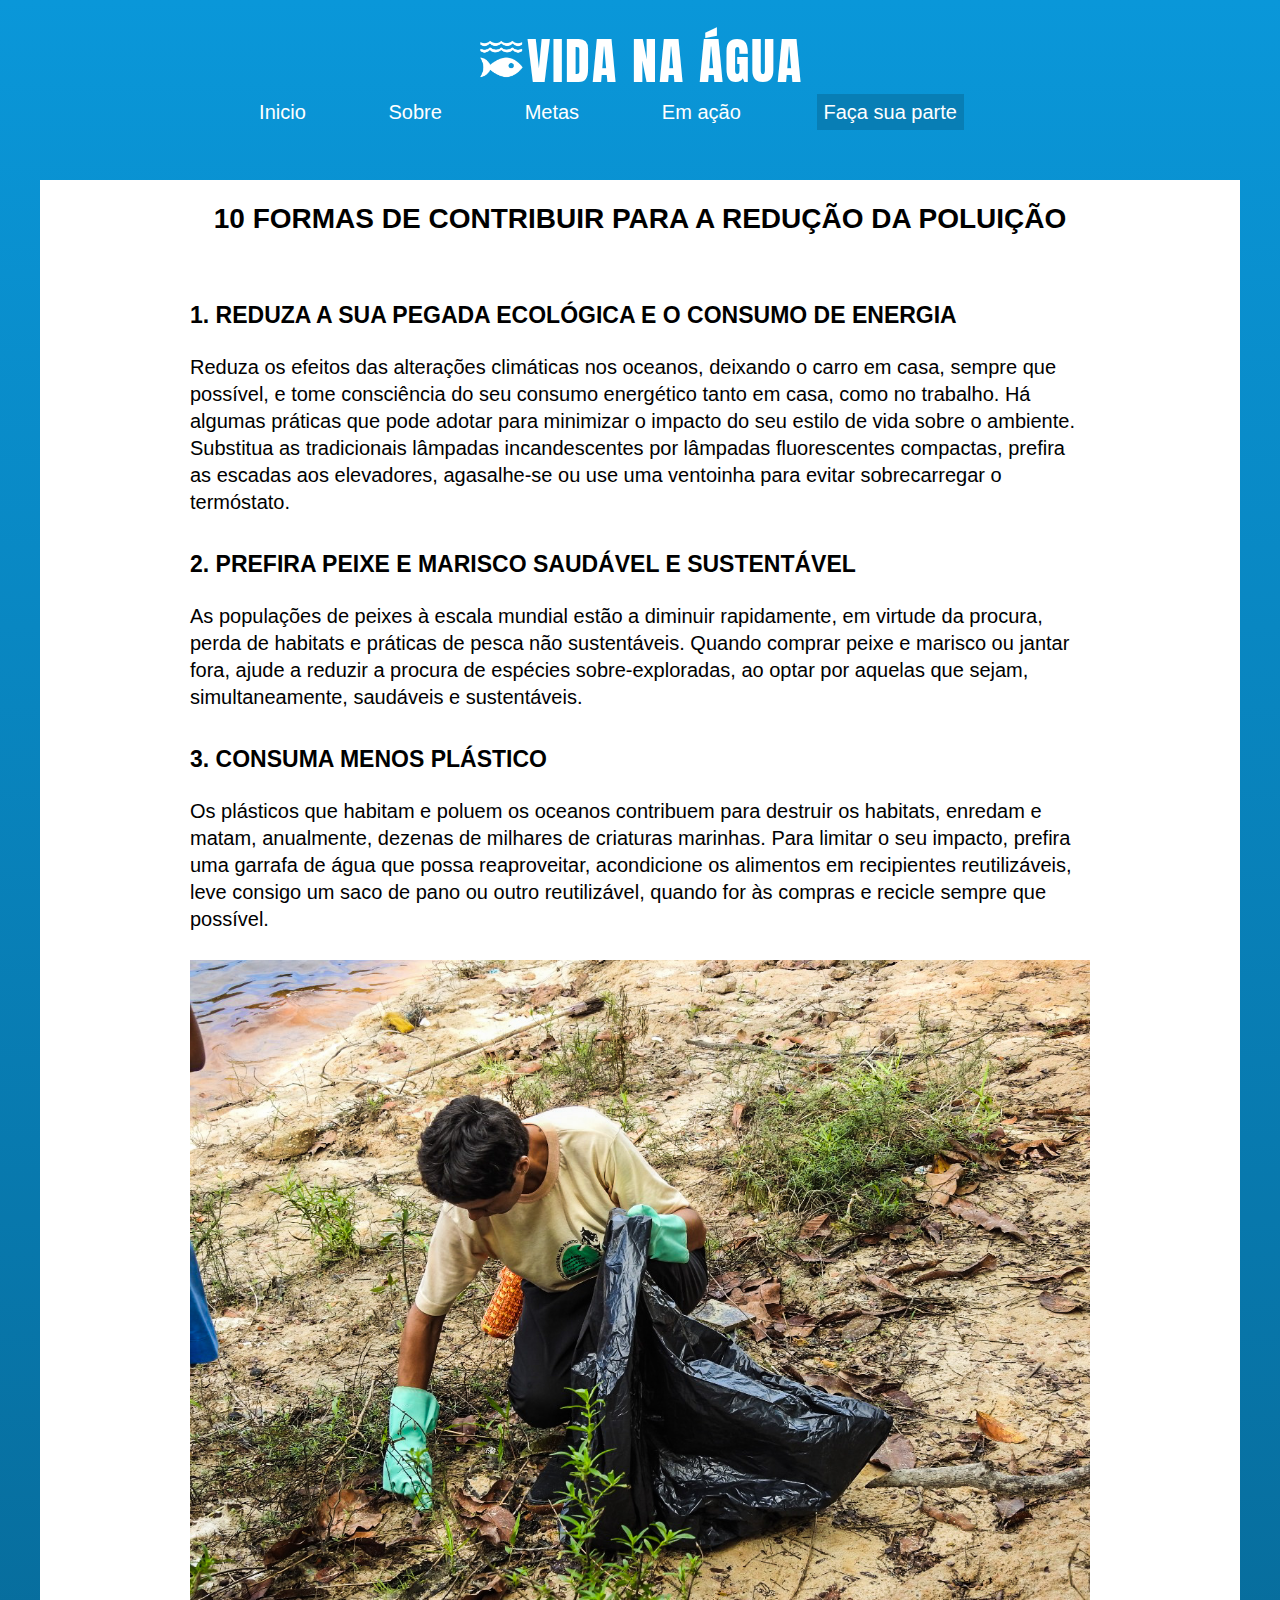
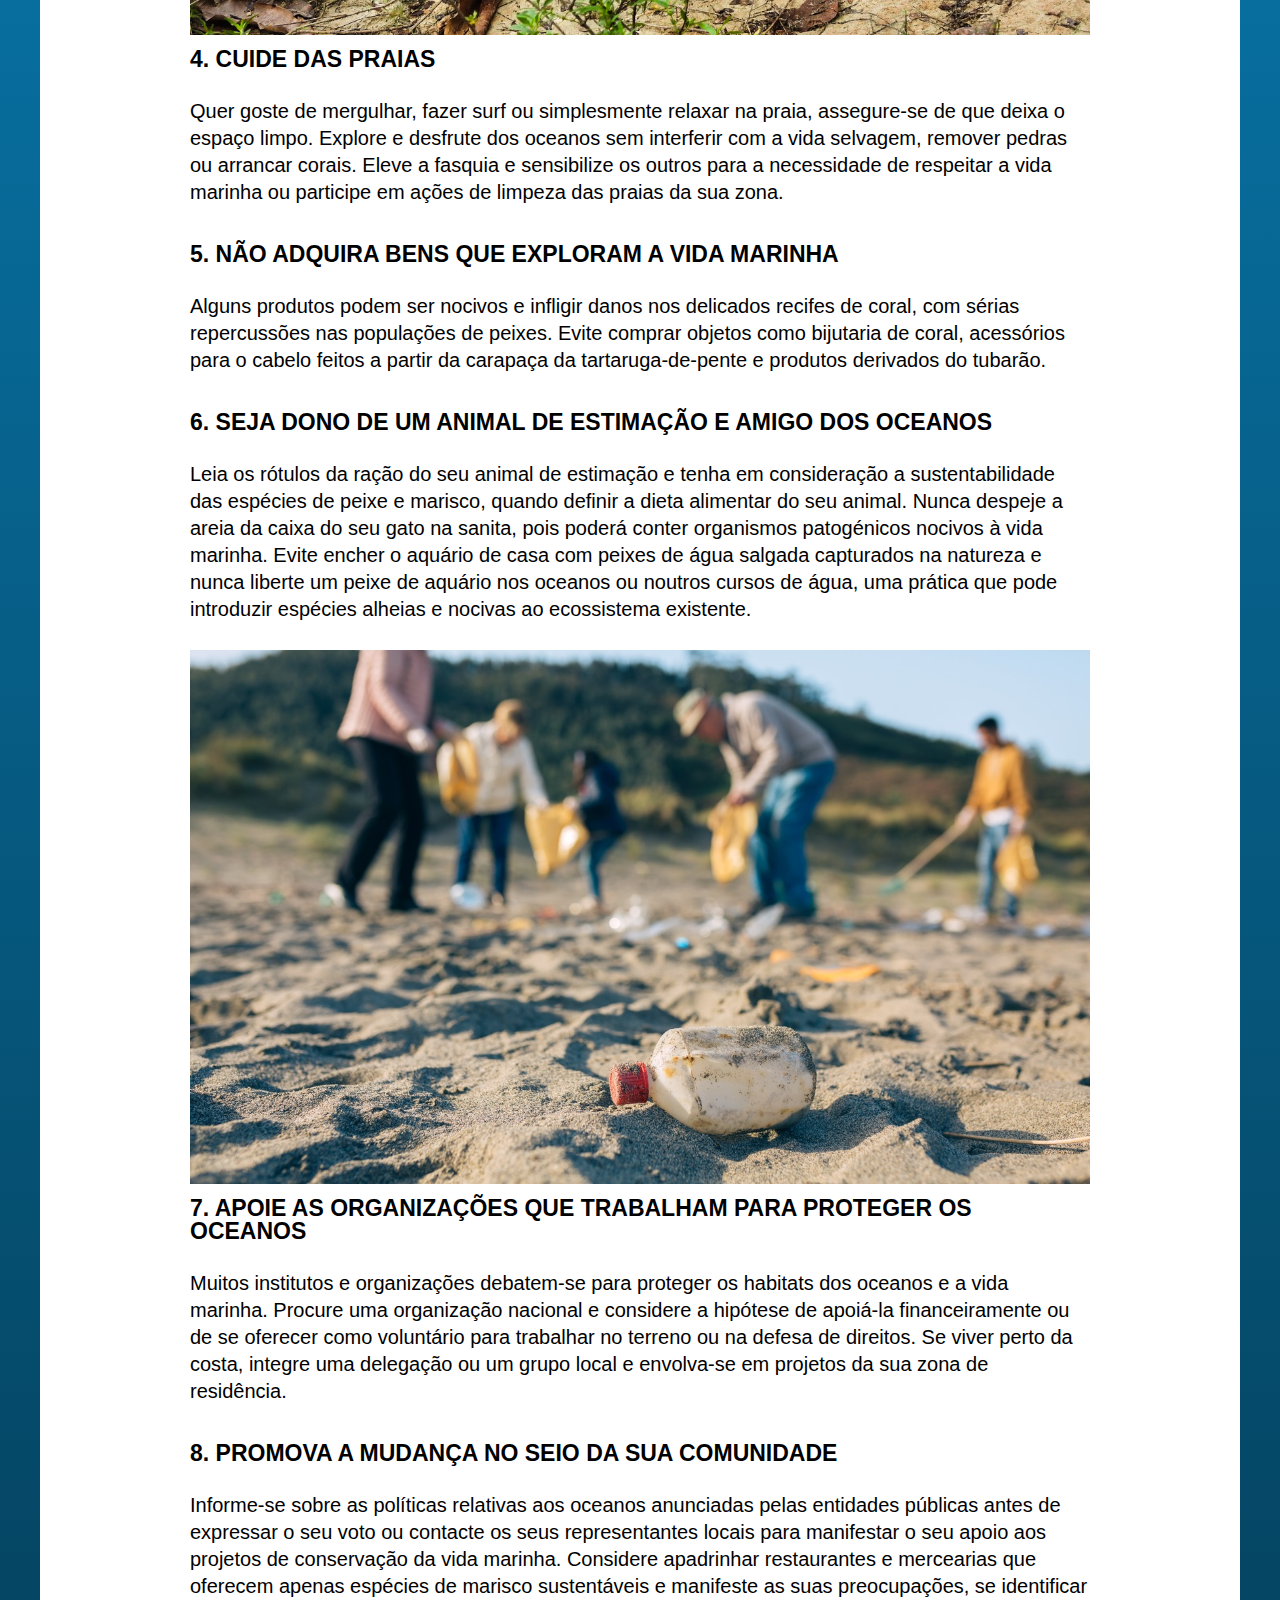
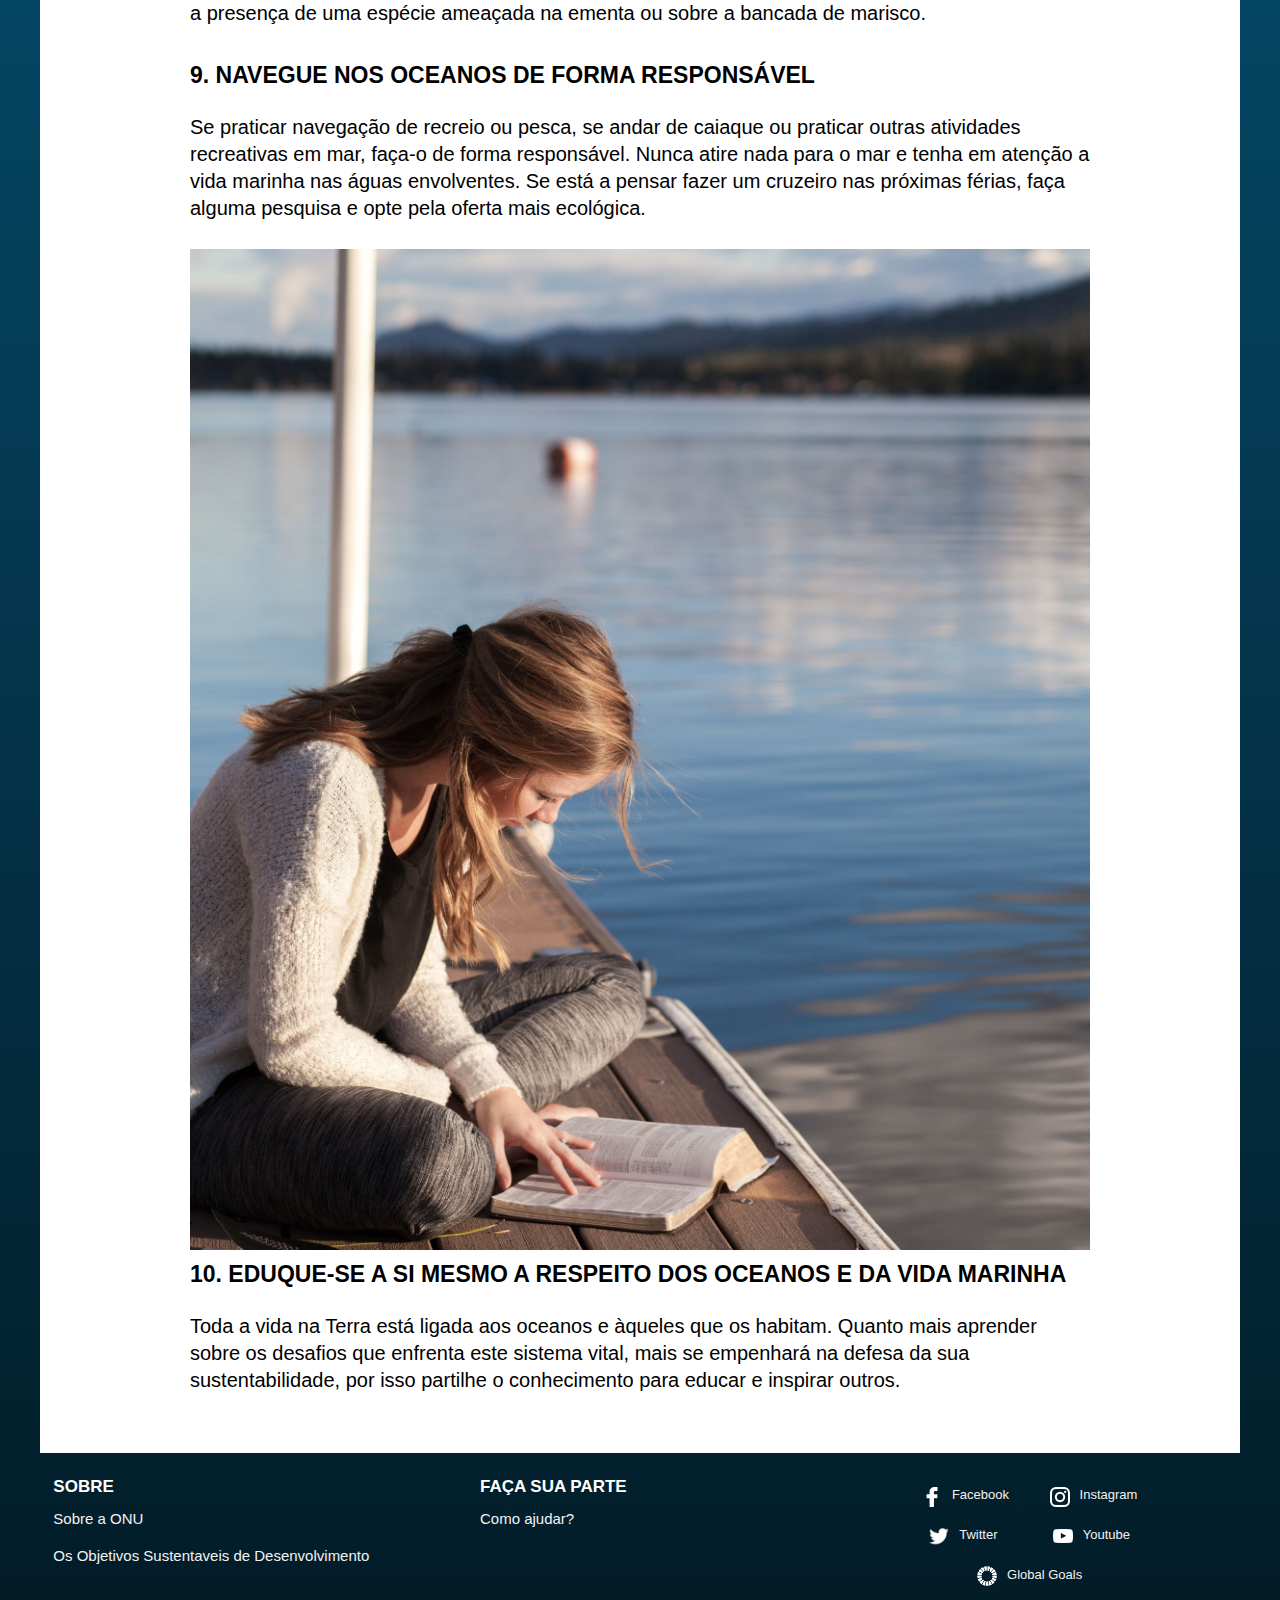
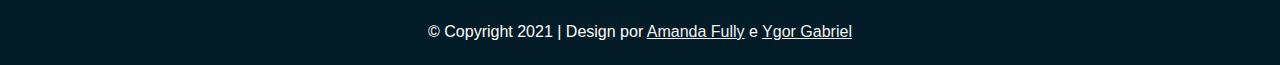
<file: trabalho/faca-sua-parte.html>
<!DOCTYPE html>

<html>
	<head>
		<meta charset="utf-8">
		<title>Vida na Água | Faça Sua Parte</title>
		<link rel="stylesheet" type="text/css" href="./css/reset.css">
		<link rel="stylesheet" type="text/css" href="./css/estilos.css">
		<link rel="stylesheet" type="text/css" href="./css/faca-sua-parte.css">
	</head>
	<body>
		<header>
			<h1><a href="index.html"><img id="logo" src="./img/peixe.png">Vida na água</a></h1>
			
			<input type="checkbox" id="check">
			<label id="icone" for="check"><img src="./img/menu_mobile.png"></label>
			
			<div class="barra_menu">
				<nav class="menu">
					<ul>
						<li><a href="index.html">Inicio</a></li>
						<li><a href="sobre.html">Sobre</a></li>
						<li><a href="metas.html">Metas</a></li>
						<li><a href="em-acao.html">Em ação</a></li>
						<li><a id="ativado" href="faca-sua-parte.html">Faça sua parte</a></li>
					</ul>
				</nav>
			</div>
		</header>
		<div class="corpo">
			
			<h2>10 formas de contribuir para a redução da poluição</h2>
			
			<div class="conteudo">
				<h3>1. REDUZA A SUA PEGADA ECOLÓGICA E O CONSUMO DE ENERGIA</h3>
				<p>Reduza os efeitos das alterações climáticas nos oceanos, deixando o carro em casa, sempre que possível, e tome consciência do seu consumo energético tanto em casa, como no trabalho. Há algumas práticas que pode adotar para minimizar o impacto do seu estilo de vida sobre o ambiente. Substitua as tradicionais lâmpadas incandescentes por lâmpadas fluorescentes compactas, prefira as escadas aos elevadores, agasalhe-se ou use uma ventoinha para evitar sobrecarregar o termóstato.</p>
				<h3>2. PREFIRA PEIXE E MARISCO SAUDÁVEL E SUSTENTÁVEL</h3>
				<p>As populações de peixes à escala mundial estão a diminuir rapidamente, em virtude da procura, perda de habitats e práticas de pesca não sustentáveis. Quando comprar peixe e marisco ou jantar fora, ajude a reduzir a procura de espécies sobre-exploradas, ao optar por aquelas que sejam, simultaneamente, saudáveis e sustentáveis.</p>
				<h3>3. CONSUMA MENOS PLÁSTICO</h3>
				<p>Os plásticos que habitam e poluem os oceanos contribuem para destruir os habitats, enredam e matam, anualmente, dezenas de milhares de criaturas marinhas. Para limitar o seu impacto, prefira uma garrafa de água que possa reaproveitar, acondicione os alimentos em recipientes reutilizáveis, leve consigo um saco de pano ou outro reutilizável, quando for às compras e recicle sempre que possível.</p>
				<img src="./img/faca_sua_parte_1.jpg">
				<h3>4. CUIDE DAS PRAIAS</h3>
				<p>Quer goste de mergulhar, fazer surf ou simplesmente relaxar na praia, assegure-se de que deixa o espaço limpo. Explore e desfrute dos oceanos sem interferir com a vida selvagem, remover pedras ou arrancar corais. Eleve a fasquia e sensibilize os outros para a necessidade de respeitar a vida marinha ou participe em ações de limpeza das praias da sua zona.</p>
				<h3>5. NÃO ADQUIRA BENS QUE EXPLORAM A VIDA MARINHA</h3>
				<p>Alguns produtos podem ser nocivos e infligir danos nos delicados recifes de coral, com sérias repercussões nas populações de peixes. Evite comprar objetos como bijutaria de coral, acessórios para o cabelo feitos a partir da carapaça da tartaruga-de-pente e produtos derivados do tubarão.</p>
				<h3>6. SEJA DONO DE UM ANIMAL DE ESTIMAÇÃO E AMIGO DOS OCEANOS</h3>
				<p>Leia os rótulos da ração do seu animal de estimação e tenha em consideração a sustentabilidade das espécies de peixe e marisco, quando definir a dieta alimentar do seu animal. Nunca despeje a areia da caixa do seu gato na sanita, pois poderá conter organismos patogénicos nocivos à vida marinha. Evite encher o aquário de casa com peixes de água salgada capturados na natureza e nunca liberte um peixe de aquário nos oceanos ou noutros cursos de água, uma prática que pode introduzir espécies alheias e nocivas ao ecossistema existente.</p>
				<img src="./img/faca_sua_parte_2.jpg">
				<h3>7. APOIE AS ORGANIZAÇÕES QUE TRABALHAM PARA PROTEGER OS OCEANOS</h3>
				<p>Muitos institutos e organizações debatem-se para proteger os habitats dos oceanos e a vida marinha. Procure uma organização nacional e considere a hipótese de apoiá-la financeiramente ou de se oferecer como voluntário para trabalhar no terreno ou na defesa de direitos. Se viver perto da costa, integre uma delegação ou um grupo local e envolva-se em projetos da sua zona de residência.</p>
				<h3>8. PROMOVA A MUDANÇA NO SEIO DA SUA COMUNIDADE</h3>
				<p>Informe-se sobre as políticas relativas aos oceanos anunciadas pelas entidades públicas antes de expressar o seu voto ou contacte os seus representantes locais para manifestar o seu apoio aos projetos de conservação da vida marinha. Considere apadrinhar restaurantes e mercearias que oferecem apenas espécies de marisco sustentáveis e manifeste as suas preocupações, se identificar a presença de uma espécie ameaçada na ementa ou sobre a bancada de marisco.</p>
				<h3>9. NAVEGUE NOS OCEANOS DE FORMA RESPONSÁVEL</h3>
				<p>Se praticar navegação de recreio ou pesca, se andar de caiaque ou praticar outras atividades recreativas em mar, faça-o de forma responsável. Nunca atire nada para o mar e tenha em atenção a vida marinha nas águas envolventes. Se está a pensar fazer um cruzeiro nas próximas férias, faça alguma pesquisa e opte pela oferta mais ecológica.</p>
				<img src="./img/faca_sua_parte_3.jpg">
				<h3>10. EDUQUE-SE A SI MESMO A RESPEITO DOS OCEANOS E DA VIDA MARINHA</h3>
				<p>Toda a vida na Terra está ligada aos oceanos e àqueles que os habitam. Quanto mais aprender sobre os desafios que enfrenta este sistema vital, mais se empenhará na defesa da sua sustentabilidade, por isso partilhe o conhecimento para educar e inspirar outros.</p>
			</div>
		</div>
		
		<footer>
			<div>
				<h4>Sobre</h4>
				<ul>
					<li><a href="sobre.html">Sobre a ONU</a></li>
					<li><a href="https://brasil.un.org/pt-br/sdgs">Os Objetivos Sustentaveis de Desenvolvimento</a></li>
				</ul>
			</div>
			
			<div>
				<h4>Faça sua parte</h4>
				<ul>
					<li><a href="faca-sua-parte.html">Como ajudar?</a></li>
				</ul>
			</div>
			
			<div>
				<ul class="redes_sociais">
					<a href="https://www.facebook.com/theglobalgoals" target="_blank"><img src="./img/logo_facebook.png" alt="logo do Facebook"><li>Facebook</li></a>
					<a href="https://www.instagram.com/TheGlobalGoals/" target="_blank"><img src="./img/logo_instagram.png" alt="logo do Instagram"><li>Instagram</li></a>
					<a href="https://twitter.com/TheGlobalGoals" target="_blank"><img src="./img/logo_twitter.png" alt="logo do Twitter"><li>Twitter</li></a>
					<a href="https://www.youtube.com/channel/UCRfuAYy7MesZmgOi1Ezy0ng" target="_blank"><img src="./img/logo_youtube.png" alt="logo do Youtube"><li>Youtube</li></a>
					<a href="https://www.globalgoals.org" target="_blank"><img src="./img/logo_obs.png" alt="logo do OSD"><li>Global Goals</li></a>
				</ul>
			</div>
			<span>© Copyright 2021 | Design por <a href="https://amandafully.github.io/" target="_blank">Amanda Fully</a> e <a href="https://ygorgabriel99.github.io/" target="_blank">Ygor Gabriel</a></span>
		</footer>
	</body>
</html>
</file>
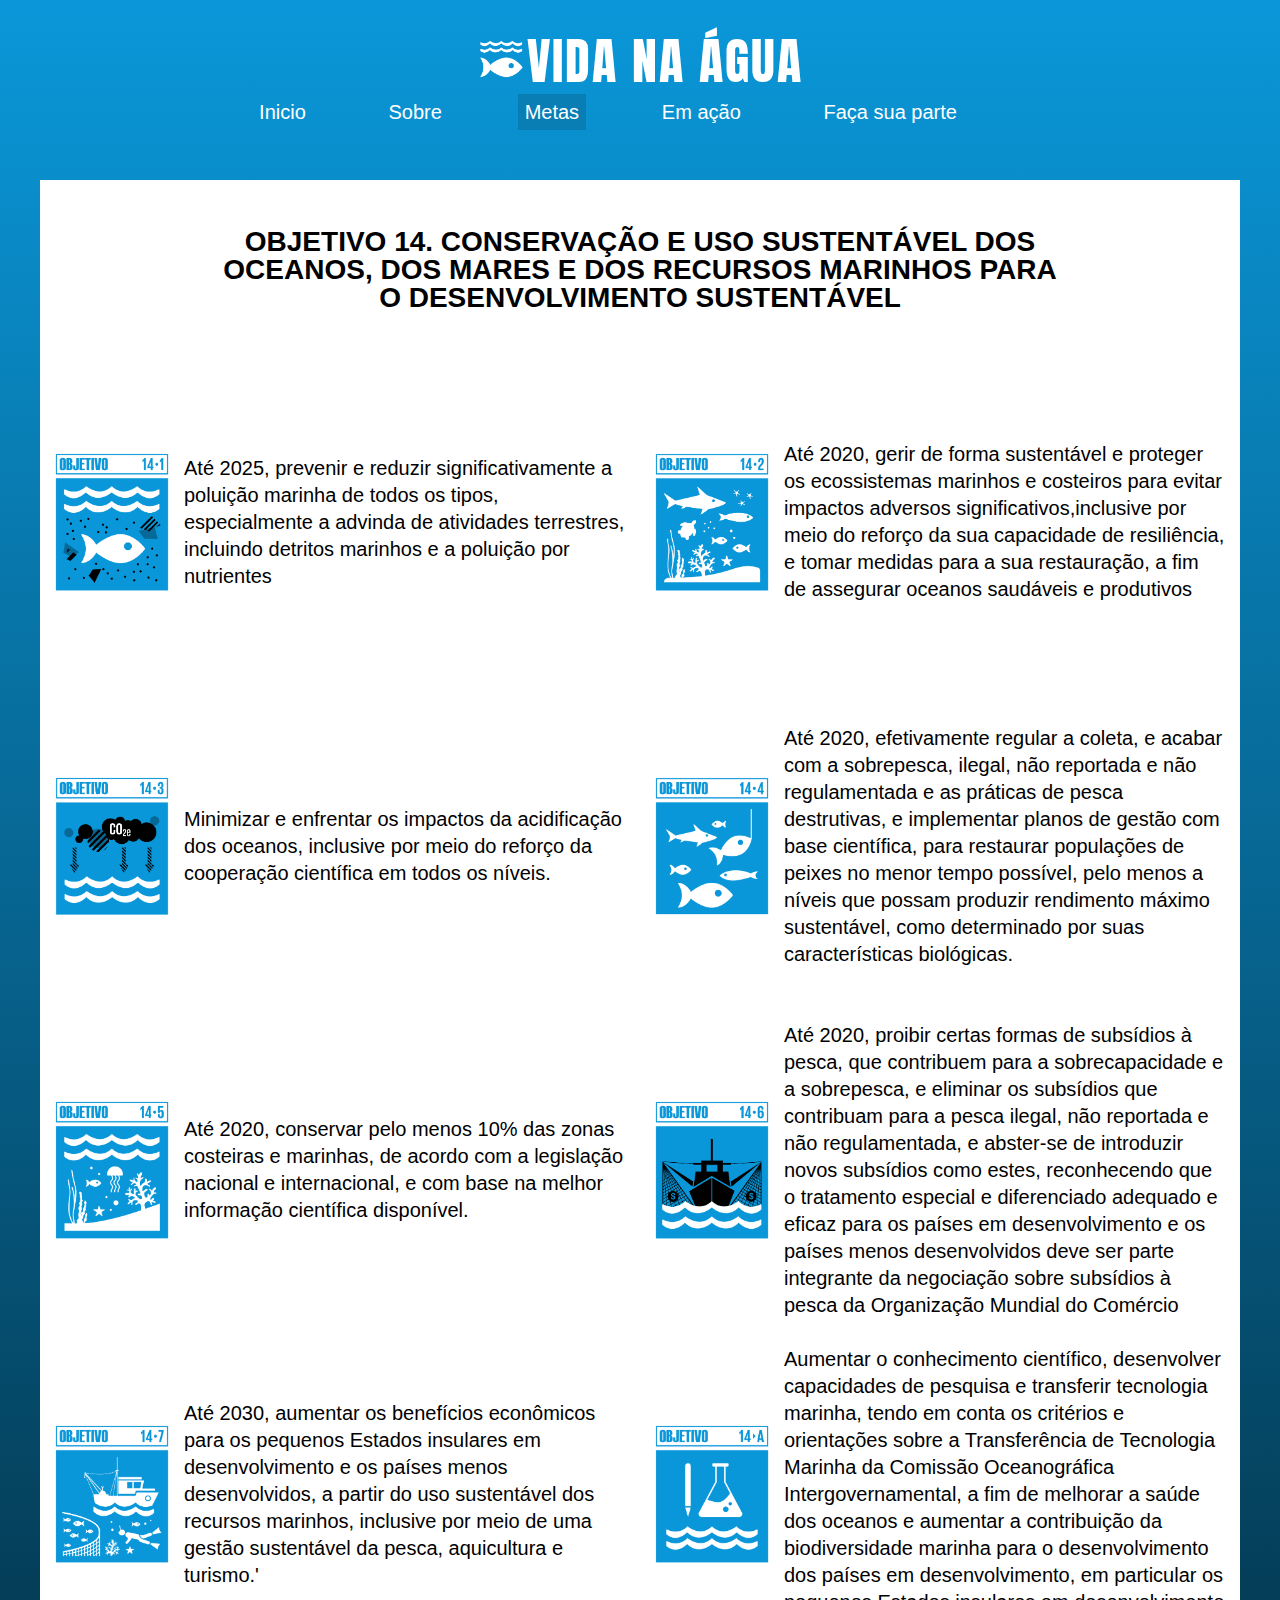
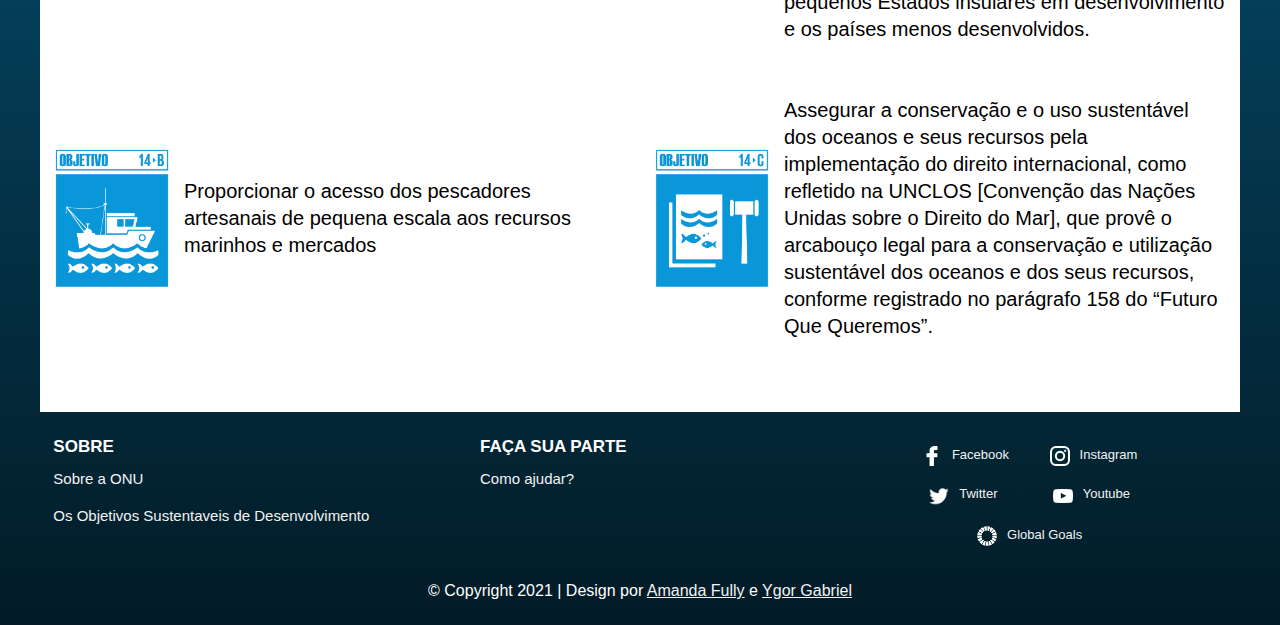
<file: trabalho/metas.html>
<!DOCTYPE html>

<html>
	<head>
		<meta charset="utf-8">
		<title>Vida na Água | Metas</title>
		<link rel="stylesheet" type="text/css" href="./css/reset.css">
		<link rel="stylesheet" type="text/css" href="./css/estilos.css">
		<link rel="stylesheet" type="text/css" href="./css/metas.css">
	</head>
	<body>
		<header>
			<h1><a href="index.html"><img id="logo" src="./img/peixe.png">Vida na água</a></h1>
			
			<input type="checkbox" id="check">
			<label id="icone" for="check"><img src="./img/menu_mobile.png"></label>
			
			<div class="barra_menu">
				<nav class="menu">
					<ul>
						<li><a href="index.html">Inicio</a></li>
						<li><a href="sobre.html">Sobre</a></li>
						<li><a id="ativado" href="metas.html">Metas</a></li>
						<li><a href="em-acao.html">Em ação</a></li>
						<li><a href="faca-sua-parte.html">Faça sua parte</a></li>
					</ul>
				</nav>
			</div>
		</header>
		
		<div class="corpo">
			<h2 id="titulo">Objetivo 14. Conservação e uso sustentável dos oceanos, dos mares e dos recursos marinhos para o desenvolvimento sustentável</h2>
			<div class="conteudo">
				<img src="./img/objetivo_14_1.png">
				<p>Até 2025, prevenir e reduzir significativamente a poluição marinha de todos os tipos, especialmente a advinda de atividades terrestres, incluindo detritos marinhos e a poluição por nutrientes</p>
			</div>
			<div class="conteudo">
				<img src="./img/objetivo_14_2.png">
				<p>Até 2020, gerir de forma sustentável e proteger os ecossistemas marinhos e costeiros para evitar impactos adversos significativos,inclusive por meio  do reforço da sua capacidade de resiliência, e tomar medidas para a sua restauração, a fim de assegurar oceanos saudáveis e produtivos</p>
			</div>
			<div class="conteudo">	
				<img src="./img/objetivo_14_3.png">
				<p>Minimizar e enfrentar os impactos da acidificação dos oceanos, inclusive por meio do reforço da cooperação científica em todos os níveis.</p>
			</div>
			<div class="conteudo">	
				<img src="./img/objetivo_14_4.png">
				<p>Até 2020, efetivamente regular a coleta, e acabar com a sobrepesca, ilegal, não reportada e não regulamentada e as práticas de pesca destrutivas, e implementar planos de gestão com base científica, para restaurar populações de peixes no menor tempo possível, pelo menos a níveis que possam produzir rendimento máximo sustentável, como determinado por suas características biológicas.</p>
			</div>
			<div class="conteudo">	
				<img src="./img/objetivo_14_5.png">
				<p>Até 2020, conservar pelo menos 10% das zonas costeiras e marinhas, de acordo com a legislação nacional e internacional, e com base na melhor informação científica disponível.</p>
			</div>
			<div class="conteudo">	
				<img src="./img/objetivo_14_6.png">
				<p>Até 2020, proibir certas formas de subsídios à pesca, que contribuem para a sobrecapacidade e a sobrepesca, e eliminar os subsídios que contribuam para a pesca ilegal, não reportada e não regulamentada, e abster-se de introduzir novos subsídios como estes, reconhecendo que o tratamento especial e diferenciado adequado e eficaz para os países em desenvolvimento e os países menos desenvolvidos deve ser parte integrante da negociação sobre subsídios à pesca da Organização Mundial do Comércio</p>
			</div>
			<div class="conteudo">	
				<img src="./img/objetivo_14_7.png">
				<p>Até 2030, aumentar os benefícios econômicos para os pequenos Estados insulares em desenvolvimento e os países menos desenvolvidos, a partir do uso sustentável dos recursos marinhos, inclusive por meio de uma gestão sustentável da pesca, aquicultura e turismo.'</p>
			</div>
			<div class="conteudo">	
				<img src="./img/objetivo_14_a.png">
				<p>Aumentar o conhecimento científico, desenvolver capacidades de pesquisa e transferir tecnologia marinha, tendo em conta os critérios e orientações sobre a Transferência de Tecnologia Marinha da Comissão Oceanográfica Intergovernamental, a fim de melhorar a saúde dos oceanos e aumentar a contribuição da biodiversidade marinha para o desenvolvimento dos países em desenvolvimento, em particular os pequenos Estados insulares em desenvolvimento e os países menos desenvolvidos.</p>
			</div>
			<div class="conteudo">	
				<img src="./img/objetivo_14_b.png">
				<p>Proporcionar o acesso dos pescadores artesanais de pequena escala aos recursos marinhos e mercados</p>
			</div>
			<div class="conteudo">	
				<img src="./img/objetivo_14_c.png">
				<p>Assegurar a conservação e o uso sustentável dos oceanos e seus recursos pela implementação do direito internacional, como refletido na UNCLOS [Convenção das Nações Unidas sobre o Direito do Mar], que provê o arcabouço legal para a conservação e utilização sustentável dos oceanos e dos seus recursos, conforme registrado no parágrafo 158 do “Futuro Que Queremos”.</p>
			</div>	
		</div>
    
		<footer>
			<div>
				<h4>Sobre</h4>
				<ul>
					<li><a href="sobre.html">Sobre a ONU</a></li>
					<li><a href="https://brasil.un.org/pt-br/sdgs">Os Objetivos Sustentaveis de Desenvolvimento</a></li>
				</ul>
			</div>
			
			<div>
				<h4>Faça sua parte</h4>
				<ul>
					<li><a href="faca-sua-parte.html">Como ajudar?</a></li>
				</ul>
			</div>
			
			<div>
				<ul class="redes_sociais">
					<a href="https://www.facebook.com/theglobalgoals" target="_blank"><img src="./img/logo_facebook.png" alt="logo do Facebook"><li>Facebook</li></a>
					<a href="https://www.instagram.com/TheGlobalGoals/" target="_blank"><img src="./img/logo_instagram.png" alt="logo do Instagram"><li>Instagram</li></a>
					<a href="https://twitter.com/TheGlobalGoals" target="_blank"><img src="./img/logo_twitter.png" alt="logo do Twitter"><li>Twitter</li></a>
					<a href="https://www.youtube.com/channel/UCRfuAYy7MesZmgOi1Ezy0ng" target="_blank"><img src="./img/logo_youtube.png" alt="logo do Youtube"><li>Youtube</li></a>
					<a href="https://www.globalgoals.org" target="_blank"><img src="./img/logo_obs.png" alt="logo do OSD"><li>Global Goals</li></a>
				</ul>
			</div>
			<span>© Copyright 2021 | Design por <a href="https://amandafully.github.io/" target="_blank">Amanda Fully</a> e <a href="https://ygorgabriel99.github.io/" target="_blank">Ygor Gabriel</a></span>
		</footer>
	</body>
</html>
</file>
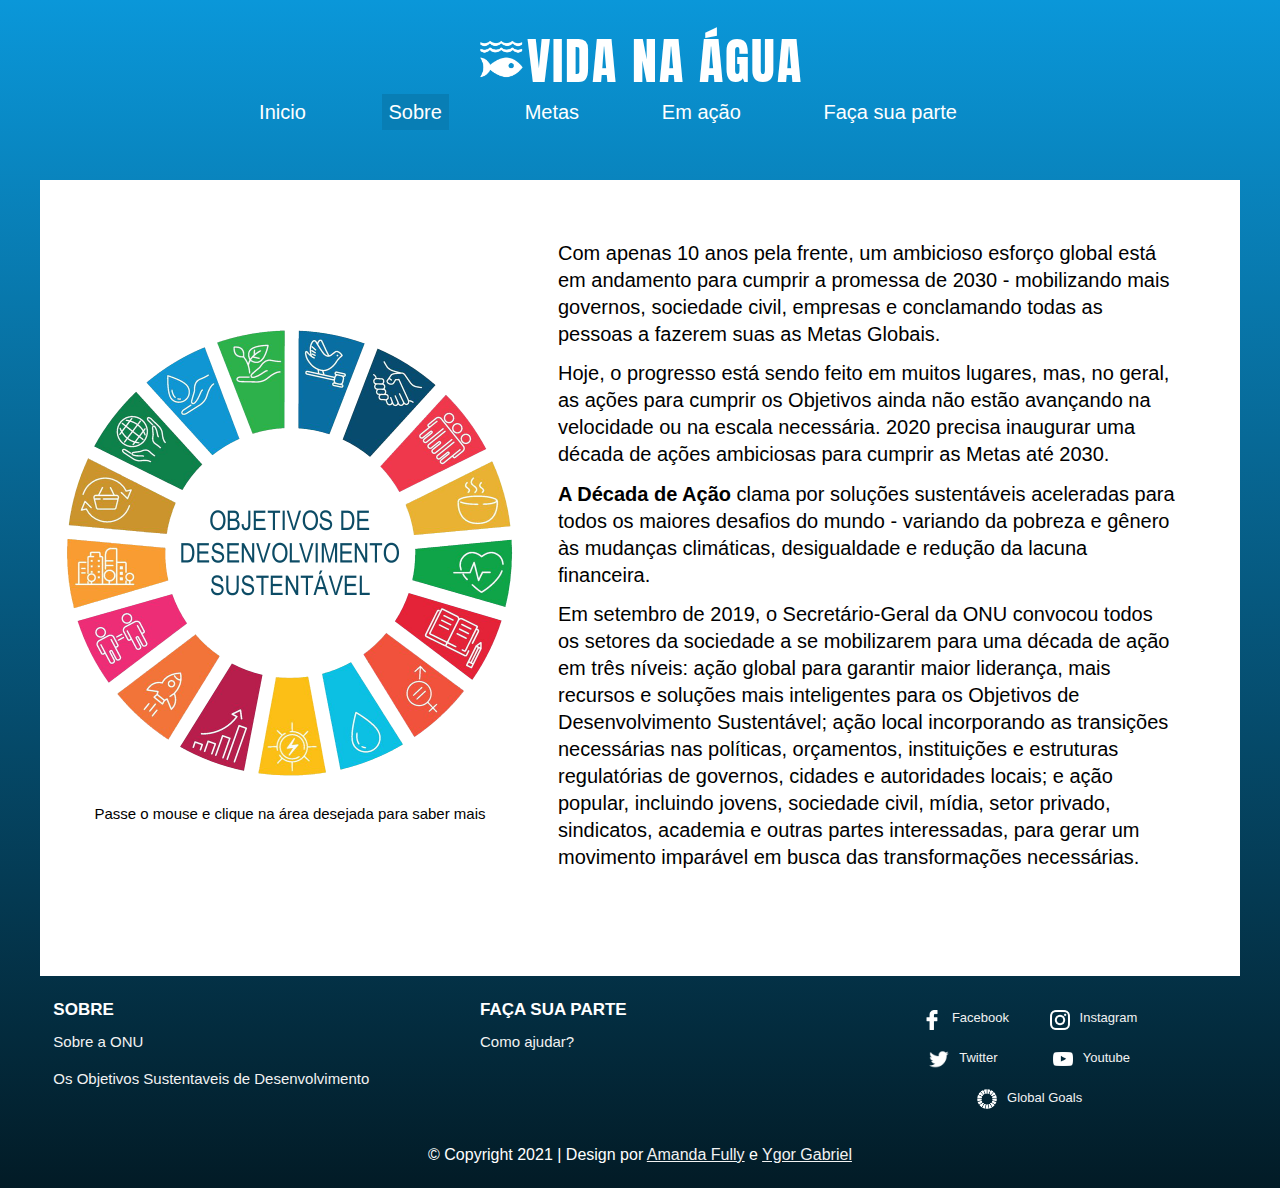
<file: trabalho/sobre.html>
<!DOCTYPE html>

<html>
	<head>
		<meta charset="utf-8">
		<title>Vida na Água | Sobre</title>
		<link rel="stylesheet" type="text/css" href="./css/reset.css">
		<link rel="stylesheet" type="text/css" href="./css/estilos.css">
		<link rel="stylesheet" type="text/css" href="./css/sobre.css">
	</head>
	
	<script type="text/javascript" src="./js/jquery.min.js"></script>
	<script>
		$(function(){
			$("#objetivos").mouseleave(function(){
				$("#imagem").attr("src","./img/logo_ods.png");
			});
		});

		function mudaImagem(num){
			$("#imagem").attr("src","./img/logo_ods_"+num+".png");
		}
	</script>
	<body>
		<div class="invisivel">
			<img src="./img/logo_ods_1.png">
			<img src="./img/logo_ods_2.png">
			<img src="./img/logo_ods_3.png">
			<img src="./img/logo_ods_4.png">
			<img src="./img/logo_ods_5.png">
			<img src="./img/logo_ods_6.png">
			<img src="./img/logo_ods_7.png">
			<img src="./img/logo_ods_8.png">
			<img src="./img/logo_ods_9.png">
			<img src="./img/logo_ods_10.png">
			<img src="./img/logo_ods_11.png">
			<img src="./img/logo_ods_12.png">
			<img src="./img/logo_ods_13.png">
			<img src="./img/logo_ods_14.png">
			<img src="./img/logo_ods_15.png">
			<img src="./img/logo_ods_16.png">
			<img src="./img/logo_ods_17.png">
		</div>
		<header>
			<h1><a href="index.html"><img id="logo" src="./img/peixe.png">Vida na água</a></h1>
			
			<input type="checkbox" id="check">
			<label id="icone" for="check"><img src="./img/menu_mobile.png"></label>
			
			<div class="barra_menu">
				<nav class="menu">
					<ul>
						<li><a href="index.html">Inicio</a></li>
						<li><a id="ativado" href="sobre.html">Sobre</a></li>
						<li><a href="metas.html">Metas</a></li>
						<li><a href="em-acao.html">Em ação</a></li>
						<li><a href="faca-sua-parte.html">Faça sua parte</a></li>
					</ul>
				</nav>
			</div>
		</header>
		
		<div class="corpo">
			<div class="container">
				<figure>
					<img id="imagem" src="./img/logo_ods.png" alt="imagem" usemap="#meumapa">
					<figcaption>Passe o mouse e clique na área desejada para saber mais</figcaption>
				</figure>
				
				<map name="meumapa" id="objetivos">
					<area id="area1" shape="poly" coords="405,90,446,146,358,188,340,163" href="https://www.globalgoals.org/1-no-poverty" target="_blank" onmousemove="mudaImagem(1)">
					<area shape="poly" coords="451,158,470,224,373,232,364,201" href="https://www.globalgoals.org/2-zero-hunger" target="_blank" onmousemove="mudaImagem(2)">
					<area shape="poly" coords="472,235,465,304,373,277,374,245" href="https://www.globalgoals.org/3-good-health-and-well-being" target="_blank" onmousemove="mudaImagem(3)">
					<area shape="poly" coords="462,316,431,377,353,318,368,288" href="https://www.globalgoals.org/4-quality-education" target="_blank" onmousemove="mudaImagem(4)">
					<area shape="poly" coords="423,387,374,435,323,351,346,328" href="https://www.globalgoals.org/5-gender-equality" target="_blank" onmousemove="mudaImagem(5)">
					<area shape="poly" coords="363,441,299,467,281,371,312,359" href="https://www.globalgoals.org/6-clean-water-and-sanitation" target="_blank" onmousemove="mudaImagem(6)">
					<area shape="poly" coords="287,469,217,470,235,372,268,373" href="https://www.globalgoals.org/7-affordable-and-clean-energy" target="_blank" onmousemove="mudaImagem(7)">
					<area shape="poly" coords="204,468,138,444,192,360,222,371" href="https://www.globalgoals.org/8-decent-work-and-economic-growth" target="_blank" onmousemove="mudaImagem(8)">
					<area shape="poly" coords="128,437,75,390,154,330,180,353" href="https://www.globalgoals.org/9-industry-innovation-and-infrastructure" target="_blank" onmousemove="mudaImagem(9)">
					<area shape="poly" coords="68,379,35,318,131,290,147,320" href="https://www.globalgoals.org/10-reduced-inequalities" target="_blank" onmousemove="mudaImagem(10)">
					<area shape="poly" coords="33,306,25,235,124,244,129,277" href="https://www.globalgoals.org/11-sustainable-cities-and-communities
" target="_blank" onmousemove="mudaImagem(11)">
					<area shape="poly" coords="27,222,48,154,136,199,126,231" href="https://www.globalgoals.org/12-responsible-consumption-and-production" target="_blank" onmousemove="mudaImagem(12)">
					<area shape="poly" coords="53,142,97,87,162,161,141,187" href="https://www.globalgoals.org/13-climate-action" target="_blank" onmousemove="mudaImagem(13)">
					<area shape="poly" coords="105,79,164,44,199,135,172,152" href="https://www.globalgoals.org/14-life-below-water" target="_blank" onmousemove="mudaImagem(14)">
					<area shape="poly" coords="176,39,245,27,244,125,213,130" href="https://www.globalgoals.org/15-life-on-land" target="_blank" onmousemove="mudaImagem(15)">
					<area shape="poly" coords="258,28,324,39,289,131,258,125" href="https://www.globalgoals.org/16-peace-justice-and-strong-institutions" target="_blank" onmousemove="mudaImagem(16)">
					<area shape="poly" coords="337,45,395,82,329,153,302,136" href="https://www.globalgoals.org/17-partnerships-for-the-goals" target="_blank" onmousemove="mudaImagem(17)">
				</map>
				<div class="conteudo">	
					<p>Com apenas 10 anos pela frente, um ambicioso esforço global está em andamento para cumprir a promessa de 2030 - mobilizando mais governos, sociedade civil, empresas e conclamando todas as pessoas a fazerem suas as Metas Globais.</p>
					<p>Hoje, o progresso está sendo feito em muitos lugares, mas, no geral, as ações para cumprir os Objetivos ainda não estão avançando na velocidade ou na escala necessária. 2020 precisa inaugurar uma década de ações ambiciosas para cumprir as Metas até 2030.</p>
					<p><strong>A Década de Ação</strong> clama por soluções sustentáveis aceleradas 	para todos os maiores desafios do mundo - variando da pobreza e gênero às mudanças climáticas, desigualdade e redução da lacuna financeira.</p>				
					<p>Em setembro de 2019, o Secretário-Geral da ONU convocou todos os setores da sociedade a se mobilizarem para uma década de ação em três níveis: <span class="sl">ação global para garantir maior liderança, mais recursos e soluções mais inteligentes para os Objetivos de Desenvolvimento Sustentável</span>; ação local incorporando as transições necessárias nas políticas, orçamentos, instituições e estruturas regulatórias de governos, cidades e autoridades locais; e ação popular, incluindo jovens, sociedade civil, mídia, setor privado, sindicatos, academia e outras partes interessadas, para gerar um movimento imparável em busca das transformações necessárias.</p>
				</div>
			</div>
		</div>
		
		<footer>
			<div>
				<h4>Sobre</h4>
				<ul>
					<li><a href="sobre.html">Sobre a ONU</a></li>
					<li><a href="https://brasil.un.org/pt-br/sdgs">Os Objetivos Sustentaveis de Desenvolvimento</a></li>
				</ul>
			</div>
			
			<div>
				<h4>Faça sua parte</h4>
				<ul>
					<li><a href="faca-sua-parte.html">Como ajudar?</a></li>
				</ul>
			</div>
			
			<div>
				<ul class="redes_sociais">
					<a href="https://www.facebook.com/theglobalgoals" target="_blank"><img src="./img/logo_facebook.png" alt="logo do Facebook"><li>Facebook</li></a>
					<a href="https://www.instagram.com/TheGlobalGoals/" target="_blank"><img src="./img/logo_instagram.png" alt="logo do Instagram"><li>Instagram</li></a>
					<a href="https://twitter.com/TheGlobalGoals" target="_blank"><img src="./img/logo_twitter.png" alt="logo do Twitter"><li>Twitter</li></a>
					<a href="https://www.youtube.com/channel/UCRfuAYy7MesZmgOi1Ezy0ng" target="_blank"><img src="./img/logo_youtube.png" alt="logo do Youtube"><li>Youtube</li></a>
					<a href="https://www.globalgoals.org" target="_blank"><img src="./img/logo_obs.png" alt="logo do OSD"><li>Global Goals</li></a>
				</ul>
			</div>
			<span>© Copyright 2021 | Design por <a href="https://amandafully.github.io/" target="_blank">Amanda Fully</a> e <a href="https://ygorgabriel99.github.io/" target="_blank">Ygor Gabriel</a></span>
		</footer>
	</body>
</html>
</file>
<file: site1/css/estilo.css>
header{
	background-image: url(../img/banner.jpg);
	background-repeat: no-repeat;
	background-position: 50%;
	min-height: 500px;
	font-family: Arial;
	text-transform: uppercase;
}

.cabecalho{
	text-align: center;
	position: relative;
	top: 160px;
}

h1{
	font-size: 60px;
	color: #ffffff;
	font-weight: bolder;
}

h2{
	font-size: 15px;
	color: #c3c3c3
}

.menu{
	position: relative;
	top: 210px;
	font-size: 13px;
}

.menu li{
	display: inline;
	letter-spacing: 1px;
	padding: 18px;
	border-radius: 30px;
}

.menu a{
	text-decoration: none;
	color: #bcbcbc;
}

#ativado{
	border: 1px;
	border-style: solid;
	border-color: #ffffff;
}

#ativado2{
	color: #ffffff;
}

body{
	text-align: center;
	font-family: Arial;
}

h3{
	font-size: 37px;
	font-weight: bolder;
	text-transform: uppercase;
}

h4{
	font-size: 18px;
	margin-top: 5px;
}

p{
	font-size: 12.7px;
	margin-bottom: 10px;
	margin-top: 10px;
	line-height: 22px;
}

.principal{
	margin-top: 58px;
	position: relative;
	left: 15%;
	width: 45%;
	text-align: left;
	float: left;
}

.principal img{
	margin-top: 35px;
	margin-bottom: 20px;
	width: 100%;
}

h5{
	text-transform: uppercase;
	font-weight: bolder;
	font-size: 17px;
	padding-bottom: 20px;
}

.lateral{
	width: 20%;
	position: relative;
	right: 16%;
	float: right;
	margin-top: 58px;
	text-align: left;
}

.lateral img{
	float: left;
	height: 62px;
	margin-top: 6%;
	margin-right: 6%;
}

.lateral p{
	font-size: 70%;
	margin-top: 1%;
	margin-bottom: 1%;
}

.corpo-lateral{
	position: relative;
	top: 15px;
}

.data-lateral{
	color: #bcbcbc;
	text-transform: uppercase;
}

.lateral div{
	margin-bottom: 17%;
	margin-top: 8%;
}

.central{
	height: 650px;
}

.mais{
	background-color: #f2f2f2;
	background-repeat: no-repeat;
	background-position: 50%;
	height: 550px;
	position: relative;
	top: 40px;
}

.postagens{
	float: left;
	width: 20%;
	text-align: left;
	margin-right: 5%;
	margin-top: 5%;
	position: relative;
	left: 15%;
}

.postagens img{
	width: 100%;
	margin-top: 20px;
	margin-bottom: 20px;
}

button{
	background-color: #f6643b;
	border-radius: 30px;
	text-transform: uppercase;
	padding: 15px;
	margin-top: 20px;
	border: none;
	color: #ffffff;
}

footer{
	height: 410px;
	background-color: #000000;
}

.informacoes{
	width: 20%;
	color: #ffffff;
	float: left;
	text-align: left;
	position: relative;
	left: 15%;
	margin-top: 5%;
	margin-right: 5%;
}

.informacoes p{
	color: #c3c3c3;
	font-size: 80%;
	line-height: 210%;
}
</file>
<file: site2/css/estilo.css>
header{
	background-color: #251300;
	height: 450px;
}

h1{
	color: #ffffff;
	font-size: 350%;
}

.cabecalho{
	position: relative;
	top: 30%;
}

.cabecalho h5{
	font-size: 90%;
	color: #cdcdcd;
	padding-top: 5px;
}

.menu{
	position: relative;
	top: 50%;
}

.menu li{
	display: inline;
	font-size: 90%;
	letter-spacing: 2px;
	margin-right: 3%;
}

.menu a{
	text-decoration: none;
	text-transform: uppercase;
	color: #ffffff;
}

#ativado{
	background-color: #d03650;
	padding: 1%;
}

body{
	text-align: center;
	font-family: Bahnschrift;
}

.bem-vindo{
	background-color: #ed5e26;
	height: 450px;
}

h2{
	font-weight: bolder;
	font-size: 40px;
}

.bem-vindo h2{
	position: relative;
	top: 27%;
}

.bem-vindo p{
	width: 70%;
	position: relative;
	left: 15%;
	top: 40%;
	line-height: 150%;
}

h3{
	font-size: 27px;
	text-transform: uppercase;
	font-weight: bolder;
}

.mais{
	width: 100%;
}

.learn-more{
	float: left;
	width: 23%;
	padding: 3%;
	margin: 1%;
	position: relative;
	left: 7%;
}

.learn-more img{
	width: 24%;
	margin: 10%;
}

.learn-more p{
	font-size: 16px;
	position: relative;
	top: 30px;
	line-height: 170%;
}

.learn-more button{
	position: relative;
	top: 65px;
	letter-spacing: 2px;
	text-transform: uppercase;
	color: #ffffff;
	background-color: #d03650;
	padding: 24px;
	border: none;
	font-size: 17px;
}

.vivamus{
	height: 1100px;
	text-align: center;
}

h4{
	font-size: 17px;
	text-transform: uppercase;
	letter-spacing: 2px;
	position: relative;
	top: 15%;
}

.vivamus h2{
	position: relative;
	top: 14%;
}

.etiam{
	float: left;
	width: 20%;
	position: relative;
	top: 20%;
	left: 3%;
	padding: 2%;
}

.etiam h5{
	font-size: 17px;
	text-transform: uppercase;
	font-weight: bolder;
}

.etiam p{
	font-size: 16px;
	position: relative;
	top: 30px;
	line-height: 170%;
	color: #b5b7b5;
	font-weight: 200;
}

.etiam button{
	letter-spacing: 2px;
	text-transform: uppercase;
	color: #ffffff;
	background-color: #d03650;
	padding: 24px;
	border: none;
	font-size: 17px;
	position: relative;
	top: 65px;
}

footer{
	height: 600px;
	background-color: #251300;
}

footer h4{
	color: #7c7166;
	position: relative;
	top: 40%;
}

.redes-sociais{
	position: relative;
	top: 60%;
}

.redes-sociais img{
	width: 2%;
}

.redes-sociais li{
	display: inline;
	margin-right: 3%;
}
</file>
<file: trabalho/css/estilos.css>
@import url('https://fonts.googleapis.com/css2?family=Anton&display=swap');

body{
	background-image: linear-gradient(#0a97d9,#021b26);
	font-family: Arial, sans-serif;
}

.corpo{
	background-color: #fff;
	max-width: 1200px;
	margin: 0 auto;
	padding-bottom: 2.5%;
}

header{
	text-align: center;
	width: 100%;
	height: 180px;
	color: #ffffff;
}

h1{
	display: hidden;
	position: relative;
	top: 20%;
	font-family: Anton;
	letter-spacing: 2px;
	font-size: 50px;
	text-transform: uppercase;
	display: flex;
	align-items: center;
	justify-content: center;
	margin: 0 auto 1.5%;
}

h1 a{
	color: #fff;
	text-decoration: none;
}

#logo{
	height: 43px;
	margin-right: 2px;
}

.menu{
	position: relative;
	top: 30px;
	font-size: 17px;
}

.menu li{
	display: inline;
}

.menu a{
	margin-right: 5%;
	padding: 7px;
	text-decoration: none;
	color: #ffffff;
}

#ativado{
	background-color: #087eb5;
}

.menu a:hover{
	background-color: #06597f;
}

header h2{
	width: 50%;
}

h2{
	margin: 0 auto;
	font-size: 28px;
	text-transform: uppercase;
	font-weight: bolder;
	text-align: center;
}

h3{
	font-size: 23px;
	text-transform: uppercase;
	margin-top: 10px;
	font-weight: bolder;
}

p, li{
	font-size: 20px;
	line-height: 27px;
}

footer{
	color: #ffffff;
	display: flex;
	align-items: flex-start;
	flex-wrap: wrap;
	justify-content: space-around;
	align-content: flex-start;
}

footer div{
	margin-top: 2%;
	width: 25%;
}

footer h4{
	padding-bottom: 10px;
	font-size: 17px;
	text-transform: uppercase;
	font-weight: bolder;
}

footer a{
	text-decoration: none;
	color: #f2f2f2;
}

footer li{
	padding-bottom: 10px;
	font-size: 15px;
}

footer img{
	width: 20px;
	margin-bottom: 3px;
	margin-right: 10px;	
}

.redes_sociais{
	display: flex;
	flex-wrap: wrap;
	justify-content: space-around;
	width: 80%;
}

.redes_sociais a{
	display: flex;
	flex-wrap: wrap;
	align-items: center;
}

.redes_sociais li{
	padding-top: 3%;
	font-size: 13px;
	margin-right: 10px;
}

footer span{
	width: 100%;
	display: block;
	text-align: center;
	color: #ffffff;
	padding: 2%;
}

footer span a{
      text-decoration: underline;
}

.destaque{
	text-transform: uppercase;
}

strong{
	font-weight: bolder;
}

figcaption{
	font-size: 15px;
	text-align: center;
}

#check{
	display: none;
}

@media screen and (min-width: 1100px){
	#icone{
		display: none;
	}
}

@media screen and (max-width: 1100px){
	header{
		background-color: #0a97d9;
		height: 150px;
		position: sticky;
		top: 0;
	}
	
	h1{
		position: relative;
		top: 20%;
		font-size: 80px;
		margin: 0 auto;
	}
	
	#logo{
		height: 70px;
	}
	
	label img{
		width: 60px;
	}

	#icone{
		cursor: pointer;
		padding: 15px;
		position: absolute;
		left: 10px;
		top: 30px;
		z-index: 2;
	}

	.barra_menu{
		background-color: #0a97d9;
		height: 100vh;
		width: 50vw;
		position: absolute;
		top: 0;
		left: -50vw;
		transition: all .2s linear;
		z-index: 1;
	}

	.menu{
		width: 100%;
		position: absolute;
	}

	.menu a{
		font-size: 38px;
		position: relative;
		top: 100px;
		padding: 45px;
		margin-bottom: 35px;
		text-align: left;
		transition: all .2s linear;
		display: block;
	}

	#check:checked ~ .barra_menu{
		transform: translate(50vw);
	}
	
	footer{
		height: 500px;
		display: flex;
		flex-wrap: wrap;
	}

	footer div{
		margin: 7px 0 auto;
		width: 90%;
		padding-left: 5%;
		padding-right: 2%;
		padding-top: 2%;
		padding-bottom: 2%;
	}
	
	footer img{
		width: 50px;
	}
	
	footer h4{
		font-size: 35px;
	}
	
	footer li{
		padding: 1% 0;
		font-size: 30px;
	}
	
	footer span{
		font-size: 25px;
	}
	
	.redes_sociais{
		width: 100%;
		display: flex;
		margin: 10px auto;
		justify-content: justify;
	}
	
	.redes_sociais li{
		display: none;
		text-align: center;	
	}
}
</file>
<file: trabalho/css/inicio.css>
.cabecalho-inicio{
	position: relative;
	height: 500px;
}

.cabecalho-inicio h1{
	position: relative;
	top: 35px;
}

.cabecalho-inicio nav{
	position: relative;
	top: 30px;
}

.cabecalho-inicio h2{
	position: relative;
	top: 30%;
}

.conteudo, .fatos{
	margin: 0 2%;
}

@media screen and (min-width: 1100px){
	.corpo{
		display: flex;
		flex-wrap: wrap;
		align-items: center;
		margin: 0 auto;
	}
	
	.corpo img{
		width: 40%;
		min-width: 450px;
		margin: 10px auto;
	}
	
	.conteudo{
		margin-top: 3%;
		margin-bottom: 3%;
		max-width: 600px;
	}

	.conteudo p{
		max-width: 590px;
	}

	.conteudo h3{
		margin-bottom: 5%;
	}

	.corpo ul{
		max-width: 600px;
	}
}

#final{
	max-width: 1000px;
	margin: 0 auto;
	padding: 5% 0;
	font-size: 27px;
	text-align: center;
	line-height: 30px;
}

.small_img{
    cursor: pointer;
    transition: all linear 0.4s;
}
.small_img:hover{
    transform: scale(1.1);
}

.modal_img{
    width: 65vw;
    transform: scale(0);
    transition: all linear .3s;
}

.modal_active, .modal_img{
    transform: scale(1);
}

.modal{
    width: 100vw;
	height: 100vh;
	margin: 0 auto;
	overflow: hidden;
    background-color: rgba(0, 0, 0, .7);
    position: fixed;
	top: 0;
    visibility: hidden;
    z-index: 1;
    opacity: 0;
    transition: visibility 0.8s linear, opacity 0.5s linear;
}

.modal_content{
    height: 100vh;
	position: relative;
	margin: 0 auto;
	max-width: 800px;
	overflow: hidden;
	display: flex;
    align-items: center;
}

.modal_content img{
	width: 100%;
	min-width: 800px;
	min-height: 300px;
}

.bt_close{
    color:#fff;
    background-color: #000;
    position: absolute;
    top: 25px;
    right: 25px;
    padding: 1% 1.5%;
    font-size: 50px;
    border:solid 1px #fff;
    transition: all ease-out .4s;
    cursor: pointer;
}

.bt_close:hover{
    background-color: #f00;
}

.modal_active{
    visibility: visible;
    opacity: 1;
}

.bt_prox img{
    position: absolute;
    top: 45%;
    right: 7%;
    padding: 5px 10px;
    width: 45px;
    transition: all ease-out .4s;
    cursor: pointer;
	z-index: 1;
}

.bt_ant img{
	z-index: 1;
	position: absolute;
    top: 45%;
    left: 7%;
    padding: 5px 10px;
    width: 45px;
    transition: all ease-out .4s;
    cursor: pointer;
}

.slideshow{
	/* margin: 2% auto; */
	max-width: 500px;
	height: 350px;
	overflow: hidden;
	position: relative;
	cursor: pointer;
}

.navegacao{
	background-color: #000;
	width: 100%;
	position: absolute;
	bottom: 0px;
	left: 50%;
	transform: translate(-50%);
	display: flex;
	justify-content: center;
}

.navegacao img{
	min-height: 50px;
	min-width: 55px;
}

.barra{
	width: 55px;
	height: 50px;
	margin-right: 3px;
	margin-left: 3px;
	margin-bottom: 10px;
	margin-top: 5px;
	cursor: pointer;
	overflow: hidden;
}

header .navegacao{
	background: none;
	position: absolute;
	bottom: 20px;
}

header .barra{
	width: 12px;
	height: 12px;
	border: 2px solid #ebebeb;
	border-radius: 100%;
	margin: 7px;
}

header .barra:hover{
	background: #fff;
}

.miniatura:hover{
	filter: grayscale(100%);
}

figure{
	margin: 0 auto;
	position: relative;
	max-width: 500px;
}

figure figcaption{
	padding: 10px 0;
	text-align: center;
	color: #c3c3c3;
	position: absolute;
	top: 75%;
	width: 100%;
	opacity: 0;
	background-color: #000000;
}

figure:hover figcaption{
	opacity: 1;
}

.slide{
	width: 500%;
	height: 100%;
	display: flex;
	align-items: top;
}

.item{
	width: 20%;
	transition: 0.6s;
}

.item img{
	width: 100%;
	min-width: 600px;
}

.miniatura{
	width: 40px;
}

input[name="b"]{
	position: absolute;
	visibility: hidden;
}

#b1:checked ~ .i1{
	margin-left: 0;
}

#b2:checked ~ .i1{
	margin-left: -20%;
}

#b3:checked ~ .i1{
	margin-left: -40%;
}

#b4:checked ~ .i1{
	margin-left: -60%;
}

#b5:checked ~ .i1{
	margin-left: -80%;
}

#b6:checked ~ .i1{
	margin-left: -100%;
}

#b7:checked ~ .i1{
	margin-left: -120%;
}

#b8:checked ~ .i1{
	margin-left: -140%;
}


input[name="c"]{
	position: absolute;
	visibility: hidden;
}

#c1:checked ~ .i1{
	margin-left: 0;
}

#c2:checked ~ .i1{
	margin-left: -20%;
}

#c3:checked ~ .i1{
	margin-left: -40%;
}

#c4:checked ~ .i1{
	margin-left: -60%;
}

#c5:checked ~ .i1{
	margin-left: -80%;
}

#c6:checked ~ .i1{
	margin-left: -100%;
}

input[name="d"]{
	position: absolute;
	visibility: hidden;
}

#d1:checked ~ .i1{
	margin-left: 0;
}

#d2:checked ~ .i1{
	margin-left: -20%;
}

#d3:checked ~ .i1{
	margin-left: -40%;
}

.slideshow_cabecalho{
	position: absolute;
	width: 100%;
	height: 500px;
	overflow: hidden;
}

.slide_cabecalho{
	width: 600%;
	height: 500px;
	display: flex;
	align-items: center;
}

.slide_cabecalho img{
	width: 100%;
}

input[name="a"]{
	position: absolute;
	visibility: hidden;
}

#a1:checked ~ .i1{
	margin-left: 0;
}

#a2:checked ~ .i1{
	margin-left: -20%;
}

#a3:checked ~ .i1{
	margin-left: -40%;
}

#a4:checked ~ .i1{
	margin-left: -60%;
}

#a5:checked ~ .i1{
	margin-left: -80%;
}

#a6:checked ~ .i1{
	margin-left: -100%;
}

@media screen and (max-width: 770px){
	.slide_cabecalho{
		width: 940%;
	}
}

@media screen and (max-width: 1100px){
	header .barra{
		width: 30px;
		border-radius: 50px;
	}
	
	.cabecalho-inicio{
		height: 600px;
	}
	
	.parte_fixa{
		position: fixed;
		background-color: #0a97d9;
		height: 150px;
		width: 100%;
		top: 0;
		z-index: 1;
	}
	
	.slideshow_cabecalho{
		height: 600px;
	}
	
	.slide_cabecalho{
		height: 600px;
	}
	
	.slide_cabecalho img{
		min-height: 600px;
		height: 100%;
	}
	
	.cabecalho-inicio h2{
		width: 85%;
		line-height: 35px;
	}
	
	.cabecalho-inicio h1{
		top: 30px;
	}
	
	.corpo{
		text-align: center;
		padding-top: 15px;
	}
	
	.conteudo{
		width: 90%;
		margin: 0 auto;
		text-align: left;
	}
	
	.conteudo h3{
		margin: 5% 0;
	}
	
	.corpo ul{
		width: 90%;
		margin: 0 auto;
		text-align: left;
	}
	
	.corpo img{
		width: 80%;
		margin-top: 2%;
		margin-bottom: 2%;
	}
	
	#final{
		margin: 0 2%;
	}
	
	.bt_ant img{
		top: 50vh;
	}
	
	.bt_prox img{
		top: 50vh;
	}
	
	.slideshow{
		position: relative;
		min-width: 800px;
		height: 450px;
	}
	
	.slide .item{
		width: 800px;
	}

	.slide .item img{
		width: 110%;
		min-width: 800px;
	}
	
	figure{
		max-width: 800px;
	}
	
	figure figcaption{
		top: 78%;
		font-size: 20px;
	}
}
</file>
<file: trabalho/css/em-acao.css>
.conteudo{
	display: flex;
	align-items: center;
	flex-wrap: wrap;
	max-width: 1000px;
	min-height: 340px;
	margin: 0 auto;
}

.conteudo img{
	width: 450px;
    -webkit-transition: -webkit-transform .5s ease;
    transition: transform .5s ease;
}

.conteudo img:hover{
   -webkit-transform: scale(1.1);
   transform: scale(1.1);
}

.conteudo p{
	max-width: 455px;
	margin: 3% auto;
}

.saiba_mais{
	font-size: 16px;
	color: #fff;
	text-decoration: none;
	background-color: #FF4500;
	border-radius: 30px;
	padding: 10px;
	margin-bottom: 5px;
}

.saiba_mais:hover{
	background-color: #ff6600;
}

@media screen and (max-width: 1000px){
	.conteudo{
		flex-direction: column;
	}
	
	.conteudo img{
		width: 100%;
	}
	
	.conteudo a{
		width: 90%;
	}
	
	.conteudo p{
		max-width: 90%;
	}
	
	.saiba_mais{
		font-size: 14px;
		padding: 15px;
	}
	
	.corpo{
		padding-top: 2%;
	}
}
</file>
<file: trabalho/css/faca-sua-parte.css>
.conteudo{
	max-width: 900px;
	margin: 0 auto;
	padding-top: 3%;
}

.conteudo p{
	margin-top: 3%;
	padding-bottom: 3%;
}

.conteudo img{
	width: 100%;
}

h2{
	padding: 25px 0;
	text-align: center;
}
</file>
<file: trabalho/css/metas.css>
@media screen and (min-width: 1200px){
	.corpo{
		display: flex;
		flex-wrap: wrap;
		max-width: 1200px;
		margin: 0 auto;
	}

	.conteudo{
		display: flex;
		align-items: center;
		flex: 1 1 500px;
		width: 30%;
		height: 300px;
		margin: 1% auto;
	}

	.conteudo img{
		width: 120px;
		margin: 0 2%;
	}

	.conteudo p{
		width: 95%;
		text-align: left;
		margin-right: 15px;
	}
	
	h2{
		text-align: center;
		width: 70%;
		margin: 4% auto;
	}
}

@media screen and (max-width: 1200px){
	h2{
		text-align: center;
		width: 90%;
		padding-top: 4%;
	}

	.conteudo{
		display: flex;
		align-items: center;
		margin: 0 2%;
		padding: 5% 0;
	}

	.conteudo img{
		width: 25%;
		margin-right: 2%;
	}
}
</file>
<file: trabalho/css/sobre.css>
@media screen and (min-width: 1200px){
	.container{
		display: flex;
		flex-wrap: wrap;
		align-items: center;
	}
	
	.conteudo p{
		margin: 0 auto;
		text-align: left;
		margin-bottom: 2%;
		max-width: 620px;
	}

	.conteudo{
		margin-top: 5%;
		margin-bottom: 5%;
		margin-left: 1.5%;
	}
}

#imagem{
	width: 500px;
}

area{
	outline: 0;
}

.invisivel{
	display: none;
}

@media screen and (max-width: 1200px){
  .corpo{
	  text-align: center;
  }
  
  .corpo img{
	  margin: 0 auto;
  }
  
  .conteudo{
	  margin: 5%;
	  text-align: left;
  }
  
  figcaption{
	  font-size: 11px;
  }
}
</file>
